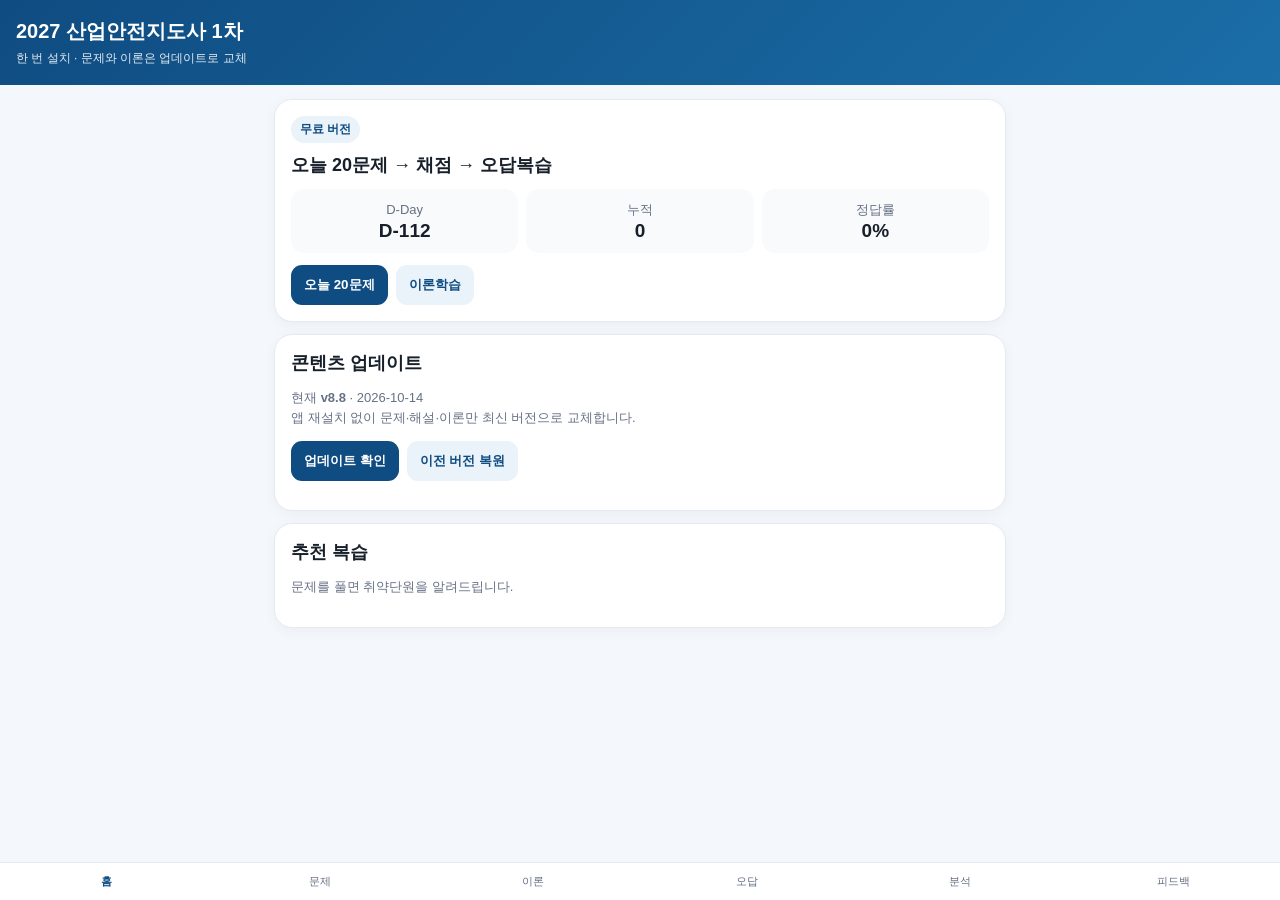
<file: index.html>
<!doctype html>
<html lang="ko">
<head>
<meta charset="utf-8">
<meta name="viewport" content="width=device-width,initial-scale=1,viewport-fit=cover">
<meta name="theme-color" content="#0f4c81">
<link rel="manifest" href="manifest.webmanifest">
<title>2027 산업안전지도사 1차</title>
<style>
:root{--b:#0f4c81;--bg:#f4f7fb;--card:#fff;--line:#e5eaf0;--muted:#667085;--ok:#087443;--bad:#b42318}
*{box-sizing:border-box}body{margin:0;background:var(--bg);font-family:-apple-system,BlinkMacSystemFont,"Segoe UI",sans-serif;color:#17202a}
header{background:linear-gradient(135deg,#0f4c81,#1b6ea8);color:#fff;padding:18px 16px;position:sticky;top:0;z-index:5}header h1{font-size:20px;margin:0}header p{font-size:12px;margin:5px 0 0;opacity:.9}
main{max-width:760px;margin:auto;padding:14px 14px 90px}.card{background:#fff;border:1px solid var(--line);border-radius:18px;padding:16px;margin-bottom:12px;box-shadow:0 3px 14px #0000000b}
h2{font-size:18px;margin:0 0 12px}.small{font-size:13px;color:var(--muted);line-height:1.55}.badge{display:inline-block;padding:5px 9px;border-radius:999px;background:#eaf2fa;color:var(--b);font-size:12px;font-weight:800}
.stat{display:grid;grid-template-columns:repeat(3,1fr);gap:8px}.stat div{background:#f8fafc;border-radius:13px;padding:11px;text-align:center}.stat b{display:block;font-size:19px}
button{cursor:pointer}.btn{border:0;border-radius:11px;padding:11px 13px;background:var(--b);color:white;font-weight:800}.sub{background:#eaf2fa;color:var(--b)}.row{display:flex;gap:8px;flex-wrap:wrap}.hidden{display:none}
.qtitle{font-weight:800;line-height:1.5;margin:8px 0}.opt{display:block;width:100%;text-align:left;border:1px solid var(--line);background:#fff;border-radius:12px;padding:11px;margin:7px 0}.opt.sel{border-color:var(--b);background:#eef6ff}
textarea{width:100%;border:1px solid var(--line);border-radius:12px;padding:11px;min-height:130px;font:inherit}
table{width:100%;border-collapse:collapse;font-size:14px}td{border:1px solid var(--line);padding:8px}
nav{position:fixed;left:0;right:0;bottom:0;background:#fff;border-top:1px solid var(--line);display:grid;grid-template-columns:repeat(6,1fr);z-index:10}nav button{border:0;background:#fff;padding:11px 2px;font-size:11px;color:#667085}nav button.active{color:var(--b);font-weight:800}
.ok{color:var(--ok)}.bad{color:var(--bad)}
.solution-block{margin-top:12px;padding:14px;border:1px solid #e5eaf0;border-radius:12px;background:#f8fafc}.solution-title{font-weight:800;margin-bottom:8px;color:#0f4c81}.solution-text{white-space:pre-wrap;overflow-wrap:anywhere;word-break:keep-all;line-height:1.85;font-size:14px;margin:0}.solution-choice{padding:8px 0;border-bottom:1px solid #e5eaf0;display:grid;grid-template-columns:24px minmax(0,1fr);gap:6px;align-items:start}.solution-choice:last-child{border-bottom:0}.solution-choice span:last-child{white-space:pre-wrap;overflow-wrap:anywhere;word-break:keep-all;line-height:1.7}.solution-card{margin-top:12px}.solution-card>strong{display:block;line-height:1.6}
</style>
</head>
<body>
<header><h1>2027 산업안전지도사 1차</h1><p>한 번 설치 · 문제와 이론은 업데이트로 교체</p></header>
<main>
<section id="home" class="view">
<div class="card"><span class="badge">무료 버전</span><h2 style="margin-top:10px">오늘 20문제 → 채점 → 오답복습</h2>
<div class="stat"><div><span class="small">D-Day</span><b id="dday">-</b></div><div><span class="small">누적</span><b id="solved">0</b></div><div><span class="small">정답률</span><b id="acc">0%</b></div></div>
<div class="row" style="margin-top:12px"><button class="btn" onclick="go('quiz')">오늘 20문제</button><button class="btn sub" onclick="go('theory')">이론학습</button></div></div>
<div class="card"><h2>콘텐츠 업데이트</h2><p class="small">현재 <b id="ver"></b> · <span id="upd"></span><br>앱 재설치 없이 문제·해설·이론만 최신 버전으로 교체합니다.</p>
<div class="row"><button class="btn" onclick="checkUpdate()">업데이트 확인</button><button class="btn sub" onclick="restoreBackup()">이전 버전 복원</button></div><p id="updateMsg" class="small"></p></div>
<div class="card"><h2>추천 복습</h2><p id="recommend" class="small">문제를 풀면 취약단원을 알려드립니다.</p></div>
</section>

<section id="quiz" class="view hidden">
<div class="card">
<h2 id="quizTitle">오늘의 20문제</h2>
<div class="row" style="margin-bottom:10px">
<button class="btn sub" onclick="startDaily()">오늘의 20문제</button>
<button class="btn sub" onclick="startExtra(5)">추가 5문제</button>
<button class="btn sub" onclick="startExtra(10)">추가 10문제</button>
<button class="btn sub" onclick="startWrongRetry()">오답 다시풀기</button>
<button class="btn sub" onclick="startPast()">전체 기출</button><button class="btn sub" onclick="location.href='import.html'">내 PDF 가져오기</button><select id="pastYear" onchange="if(this.value)startPast(this.value)" aria-label="기출 연도 선택"><option value="">연도 선택</option><option>2014</option><option>2018</option><option>2020</option><option>2021</option><option>2022</option><option>2023</option></select>
</div>
<div id="quizBox"></div><button class="btn" onclick="grade()">채점하기</button>
</div>
<div id="result" class="card hidden"></div></section>
<section id="theory" class="view hidden"><div class="card"><h2>이론학습</h2><div class="row"><button class="btn sub" onclick="renderTheory('law')">법령</button><button class="btn sub" onclick="renderTheory('general')">산업안전일반</button><button class="btn sub" onclick="renderTheory('corp')">기업진단·지도</button></div><div id="dailyTheory" style="margin-top:12px"></div><div id="theoryBox" style="margin-top:12px"></div></div></section>
<section id="wrong" class="view hidden"><div class="card"><h2>오답노트</h2><div id="wrongBox"></div></div></section>
<section id="analysis" class="view hidden"><div class="card"><h2>취약단원</h2><div id="analysisBox"></div></div></section>
<section id="feedback" class="view hidden"><div class="card"><h2>피드백 메모</h2><p class="small">API 없이 무료로 운영합니다. 오류를 적고 복사한 뒤 이 ChatGPT 대화에 붙여넣으면 됩니다.</p><textarea id="memo" placeholder="예: 2번 문제 해설의 총공사금액 기준을 다시 확인해줘."></textarea><div class="row" style="margin-top:8px"><button class="btn" onclick="saveMemo()">저장</button><button class="btn sub" onclick="copyMemo()">GPT용 문구 복사</button></div><p id="copyMsg" class="small"></p></div></section>
<section id="about" class="view hidden"><div class="card"><h2>사용 방식</h2><p class="small">① 앱은 한 번만 홈 화면에 추가<br>② 문제·이론 수정 시 배포된 content/latest.json만 교체<br>③ 사용자는 ‘업데이트 확인’ 클릭<br>④ 정답률·오답노트·메모는 그대로 유지</p></div></section>
</main>
<nav>
<button class="active" onclick="go('home',this)">홈</button><button onclick="go('quiz',this)">문제</button><button onclick="go('theory',this)">이론</button><button onclick="go('wrong',this)">오답</button><button onclick="go('analysis',this)">분석</button><button onclick="go('feedback',this)">피드백</button>
</nav>
<script>
const BUILTIN_VERSION="v6.9";
let data=null, ans={}; let currentQuiz=[]; let quizMode="daily";
let state=JSON.parse(localStorage.getItem("studyState")||'{"solved":0,"correct":0,"wrong":[]}');

async function fetchLatest(){
  const r=await fetch("content/latest.json?ts="+Date.now(),{cache:"no-store"});
  if(!r.ok) throw new Error("업데이트 파일을 불러오지 못했습니다.");
  return await r.json();
}
async function boot(){
  const cached=localStorage.getItem("cachedContent");
  if(cached){try{data=JSON.parse(cached)}catch(e){}}
  try{
    const live=await fetchLatest();
    if(!data || newer(live.version,data.version)||live.version===data.version){data=live;localStorage.setItem("cachedContent",JSON.stringify(live))}
  }catch(e){}
  if(!data){alert("콘텐츠를 불러오지 못했습니다.");return}
  try{
    const personal=JSON.parse(localStorage.getItem("personalPastQuestions")||"[]");
    const map=new Map(data.questions.map(q=>[(q.year? q.year+"-"+q.examNo:"existing-"+q.id),q]));
    for(const q of personal){const k=q.year+"-"+q.examNo;const old=map.get(k);if(old && Number.isInteger(old.a) && !Number.isInteger(q.a))continue;map.set(k,old?{...old,...q}:q)}
    data.questions=[...map.values()];
  }catch(e){console.warn("개인 문제 복원 실패",e)}
  refresh();startDaily();
  memo.value=localStorage.getItem("feedbackMemo")||"";
}
function versionParts(v){return String(v).replace("v","").split(".").map(Number)}
function newer(a,b){const A=versionParts(a),B=versionParts(b);return (A[0]>B[0])||(A[0]===B[0]&&(A[1]||0)>(B[1]||0))}
async function checkUpdate(){
  updateMsg.textContent="업데이트 확인 중...";
  try{
    const live=await fetchLatest();
    if(newer(live.version,data.version)){
      localStorage.setItem("backupContent",JSON.stringify(data));
      data=live; localStorage.setItem("cachedContent",JSON.stringify(data));
      updateMsg.innerHTML=`<span class="ok">${data.version} 업데이트 완료. 학습기록은 유지됩니다.</span>`;
      refresh();startDaily();
    }else updateMsg.textContent="현재 최신 버전입니다.";
  }catch(e){updateMsg.innerHTML=`<span class="bad">${e.message}</span>`}
}
function restoreBackup(){
  const b=localStorage.getItem("backupContent");
  if(!b){updateMsg.textContent="복원할 이전 버전이 없습니다.";return}
  data=JSON.parse(b);localStorage.setItem("cachedContent",JSON.stringify(data));refresh();renderQuiz();updateMsg.textContent="이전 콘텐츠로 복원했습니다.";
}
function go(id,btn){
  document.querySelectorAll(".view").forEach(v=>v.classList.add("hidden"));document.getElementById(id).classList.remove("hidden");
  document.querySelectorAll("nav button").forEach(b=>b.classList.remove("active"));if(btn)btn.classList.add("active");
  if(id==="quiz")renderQuiz(); if(id==="wrong")renderWrong(); if(id==="analysis")renderAnalysis(); if(id==="theory")renderTheory("law");
}
function shuffle(arr){return [...arr].sort(()=>Math.random()-0.5)}
function startDaily(){quizMode="daily";ans={};const checked=data.questions.filter(q=>Number.isInteger(q.a));currentQuiz=shuffle(checked).slice(0,20);quizTitle.textContent="오늘의 20문제";result.classList.add("hidden");renderQuiz()}
function startExtra(n){quizMode="extra";ans={};const pool=data.questions.filter(q=>Number.isInteger(q.a));currentQuiz=shuffle(pool).slice(0,Math.min(n,pool.length));quizTitle.textContent=`추가 ${currentQuiz.length}문제`;result.classList.add("hidden");renderQuiz()}
function startPast(year){quizMode="past";ans={};const pool=data.questions.filter(q=>q.year&&(!year||q.year===Number(year)));currentQuiz=pool.sort((a,b)=>a.year-b.year||a.examNo-b.examNo);quizTitle.textContent=`${year?year+"년":"전체"} 실제 기출 ${currentQuiz.length}문제 · 채점 검증 전`;result.classList.add("hidden");renderQuiz()}
function startWrongRetry(){quizMode="wrong";ans={};if(!state.wrong.length){alert("아직 오답이 없습니다.");return}const ids=[...new Set(state.wrong.map(x=>x.id))];currentQuiz=ids.map(id=>data.questions.find(q=>q.id===id)).filter(Boolean);quizTitle.textContent=`오답 다시풀기 ${currentQuiz.length}문제`;result.classList.add("hidden");renderQuiz()}
function renderQuiz(){
  quizBox.innerHTML=currentQuiz.map((q,i)=>{
    const items=q.items?`<table>${q.items.map(x=>`<tr><td>${x}</td></tr>`).join("")}</table>`:"";
    const opts=q.opts.map((o,j)=>`<button class="opt ${ans[q.id]===j?'sel':''}" onclick="ans[${q.id}]=${j};renderQuiz()">${["①","②","③","④","⑤"][j]} ${o}</button>`).join("");
    return `<div class="card"><div class="small">${q.subject}${q.year?` · ${q.year}년`:` · ${q.topic}`}</div><div class="qtitle">${i+1}. ${q.q}</div>${items}${opts}</div>`
  }).join("")
}
function grade(){
  let c=0,w=[];
  const graded=currentQuiz.filter(q=>Number.isInteger(q.a)); const pending=currentQuiz.length-graded.length;
  graded.forEach(q=>{if(ans[q.id]===q.a)c++;else w.push(q)});
  state.solved+=graded.length;state.correct+=c;
  w.forEach(q=>{const old=state.wrong.find(x=>x.id===q.id); if(old){old.count=(old.count||1)+1}else state.wrong.push({...q,count:1})});
  localStorage.setItem("studyState",JSON.stringify(state));
  result.classList.remove("hidden");
  const more = quizMode==="daily" ? `<div class="row" style="margin-top:12px"><button class="btn" onclick="startExtra(5)">추가 5문제</button><button class="btn sub" onclick="startExtra(10)">추가 10문제</button><button class="btn sub" onclick="startWrongRetry()">오답 다시풀기</button></div>` : "";
  result.innerHTML=`<h2>${c}/${graded.length} 채점 · 미검증 ${pending}문항</h2>`+currentQuiz.map((q,i)=>`<div class="card solution-card"><strong>${i+1}. ${escapeHtml(q.topic)} · ${!Number.isInteger(q.a)?'정답 검증 대기':ans[q.id]===q.a?'정답':'오답'}</strong><div class="solution-block"><div class="solution-title">${Number.isInteger(q.a)?'정답 '+['①','②','③','④','⑤'][q.a]:'공식 정답 대조 전'} · 풀이과정 및 해설</div><p class="solution-text">${escapeHtml(q.ex||'해설 준비 중')}</p></div>${(q.choiceExplanations||[]).length?`<div class="solution-block"><div class="solution-title">선택지별 해설</div>${q.choiceExplanations.map((v,j)=>`<div class="solution-choice"><span>${['①','②','③','④','⑤'][j]}</span><span>${escapeHtml(v)}</span></div>`).join('')}</div>`:''}</div>`).join('')+more;
  refresh();
}
function escapeHtml(s){return String(s??"").replace(/[&<>"']/g,c=>({"&":"&amp;","<":"&lt;",">":"&gt;","\"":"&quot;","'":"&#39;"}[c]));}
function renderDailyTheory(){
 const keys=["law","general","corp"], all=keys.flatMap(k=>(data.theory[k]||[]).map((x,i)=>({k,i,x})));
 if(!all.length)return;
 const t=new Date(), start=new Date(t.getFullYear(),0,1), n=Math.floor((new Date(t.getFullYear(),t.getMonth(),t.getDate())-start)/86400000);
 const offset=Math.floor((new Date(t.getFullYear(),t.getMonth(),t.getDate())-new Date(2026,0,1))/86400000);
 const today=all[((offset%all.length)+all.length)%all.length];
 const yday=all[(((offset-1)%all.length)+all.length)%all.length];
 const names={law:"산업안전보건법령",general:"산업안전일반",corp:"기업진단·지도"};
 dailyTheory.innerHTML=`<div class="card" style="border:2px solid #246da0"><b>📅 오늘의 추천 이론</b><p class="small">${t.getFullYear()}년 ${t.getMonth()+1}월 ${t.getDate()}일 · ${names[today.k]}</p><h3>${escapeHtml(today.x.title)}</h3><p style="white-space:pre-line;line-height:1.9">${escapeHtml(today.x.body)}</p><p class="small"><b>시험에서 헷갈리는 점:</b> ${escapeHtml(today.x.trap||"")}</p><button class="btn sub" onclick="markTheoryDone('${today.k}',${today.i})">오늘 이론 학습완료</button><hr><b>🔁 어제 이론 복습</b><p class="small">${names[yday.k]} · ${escapeHtml(yday.x.title)}</p><button class="btn sub" onclick="renderTheory('${yday.k}')">어제 단원 찾아보기</button></div>`;
}
function renderTheory(k){
 if(k==="law"){
  dailyTheory.innerHTML="";
  theoryBox.innerHTML='<p class="small"><b>법령 전체 원문을 앱 안에서 열람합니다.</b> 총 4개 법령의 모든 조문이 저장되어 있습니다. 법률은 2027-01-08 시행 예정본이므로 현재 적용 조문과 다를 수 있습니다. 별표 첨부파일은 아직 포함하지 않습니다.</p><select id="lawSelect" style="width:100%;padding:13px;border:1px solid #ddd;border-radius:10px" onchange="openLawText()"><option value="law">산업안전보건법 (2027.1.8 시행 예정)</option><option value="decree">산업안전보건법 시행령</option><option value="enforcement-rule">산업안전보건법 시행규칙</option><option value="safety-standards">산업안전보건기준에 관한 규칙</option></select><input id="lawQuery" style="width:100%;padding:12px;margin-top:8px;border:1px solid #ddd;border-radius:10px" placeholder="조문 검색 (예: 유해위험방지계획서, 제42조)" oninput="filterLawText()"><div class="row" style="margin:10px 0"><button class="btn sub" onclick="jumpLawArticle(42)">유해위험방지계획서 제42조</button><button class="btn sub" onclick="jumpLawArticle(43)">제43조</button><button class="btn sub" onclick="jumpLawArticle(44)">공정안전보고서 제44조</button></div><div id="lawTopics" class="row" style="margin:10px 0"></div><div style="margin:12px 0"><button class="btn sub" onclick="toggleLawAnnex()">별표·별지 서식 전체 목록</button><div id="lawAnnex" class="hidden" style="margin-top:10px"></div></div><div id="lawInfo" class="small" style="margin:12px 0"></div><div id="lawPages" class="row"></div><div id="lawContent"></div>';
  openLawText();
  return;
 }
 renderDailyTheory();
  theoryBox.innerHTML=`<p class="small"><b>교과서형 상세강의 개편 중</b> · 📘 표시는 기출 근거까지 확인해 새로 작성한 강의, 📖 표시는 아직 보강이 필요한 기존 단원입니다. 학습완료는 내용을 이해한 후 체크하세요.</p>`+(data.theory[k]||[]).map((x,i)=>{const key=k+":"+i;const done=JSON.parse(localStorage.getItem("theoryDone")||"{}")[key];return `<details class="card" style="margin-bottom:10px"><summary style="cursor:pointer;font-weight:800;line-height:1.5">${done?"✅":x.detailLevel?.startsWith("교과서형 상세강의/")?"📘":"📖"} ${escapeHtml(x.title)} <span class="small" style="font-weight:400">· ${done?"완료":"학습하기"}</span></summary><div style="padding-top:12px"><p class="small" style="white-space:pre-line;line-height:1.9">${escapeHtml(x.body)}</p><div style="padding:12px;background:#fff3db;border-radius:10px"><b>⚠️ 시험에서 헷갈리는 점</b><p class="small">${escapeHtml(x.trap||"")}</p></div><button class="btn sub" style="margin-top:12px" onclick="markTheoryDone('${k}',${i})">${done?"학습완료 취소":"이 단원 학습완료"}</button></div></details>`}).join("")
}
let lawSections=[], lawPage=0, lawRequest=0;
const legalTopics=[
 ["산재·중대재해","law","제2조"],["안전보건관리책임자","law","제15조"],["안전관리자","law","제17조"],
 ["산업안전보건위원회","law","제24조"],["교육","law","제29조"],["위험성평가","law","제36조"],
 ["유해위험방지계획서","law","제42조"],["계획서 이행확인","law","제43조"],["공정안전보고서","law","제44조"],["산업재해 보고","law","제57조"],
 ["도급인 안전조치","law","제63조"],["안전관리자 선임기준","decree","제16조"],
 ["산안위 구성·회의","decree","제34조"],["계획서 제출 대상","decree","제42조"],
 ["위험성평가 시행규칙","enforcement-rule","제37조"],["근로자 참여","enforcement-rule","제37조의2"],
 ["근로자 공유","enforcement-rule","제37조의3"],["위험성평가 기록","enforcement-rule","제37조의4"],
 ["계획서 건설안전 자격","enforcement-rule","제43조"],["밀폐공간","safety-standards","제619조"]
];
function renderLegalTopics(){
 const node=document.getElementById("lawTopics");if(!node)return;
 node.innerHTML=legalTopics.map((x,i)=>'<button class="btn sub" style="font-size:12px" onclick="chooseLegalTopic('+i+')">'+escapeHtml(x[0])+'</button>').join("");
}
async function chooseLegalTopic(i){
 const topic=legalTopics[i];if(!topic)return;
 const select=document.getElementById("lawSelect"),query=document.getElementById("lawQuery");if(!select||!query)return;
 query.value=topic[2];
 if(select.value!==topic[1]){select.value=topic[1];await openLawText();}
 else filterLawText();
}
async function openLawText(){
 const id=document.getElementById("lawSelect")?.value||"law";
 const request=++lawRequest;
 const info=document.getElementById("lawInfo"),body=document.getElementById("lawContent");
 if(!info||!body)return;
 info.textContent="법령 원문 불러오는 중…";body.innerHTML="";
 renderLegalTopics();
 try{
  const res=await fetch("laws/"+id+".md");if(!res.ok)throw new Error("원문 파일을 불러오지 못했습니다.");
  const md=await res.text();if(request!==lawRequest)return;
  const txt=md.replace(/^---\s*\n[\s\S]*?\n---\s*\n/,"").trim();
  const parts=txt.split(/(?=^#{4,6}\s+제\d+조(?:의\d+)?\s*\()/m).filter(Boolean);
  lawSections=parts.length>2?parts:[txt];
  lawPage=0;
  filterLawText();
 }catch(err){if(request===lawRequest)info.textContent=err.message;}
}
function jumpLawArticle(n){const i=legalTopics.findIndex(x=>x[1]==="law"&&x[2]==="제"+n+"조");if(i>=0)chooseLegalTopic(i)}
function lawNormalize(s){return String(s).normalize("NFKC").replace(/[\s·ㆍ・\-–—]/g,"").toLowerCase()}
function filterLawText(page=0){
 const query=document.getElementById("lawQuery")?.value.trim()||"";
 const norm=lawNormalize(query);
 const titleMatch=lawSections.filter(x=>lawNormalize((x.match(/^#{4,6}\s+(제\d+조(?:의\d+)?\s*\([^\n]*\))/m)||[])[1]||"").includes(norm));
 const list=!norm?lawSections:(titleMatch.length?titleMatch:lawSections.filter(x=>lawNormalize(x).includes(norm)));
 const maxPage=Math.max(0,Math.ceil(list.length/10)-1);
 lawPage=Math.max(0,Math.min(Number(page)||0,maxPage));
 const info=document.getElementById("lawInfo"),body=document.getElementById("lawContent"),nav=document.getElementById("lawPages");
 if(!info||!body||!nav)return;
 info.textContent="해당 조문 "+list.length+"개 · "+(lawPage+1)+"/"+(maxPage+1)+"쪽 (조문 제목 우선 검색)";
 body.innerHTML=list.slice(lawPage*10,lawPage*10+10).map(x=>'<section class="card" style="white-space:pre-wrap;overflow-wrap:anywhere;line-height:1.9;font-size:14px">'+escapeHtml(x)+'</section>').join("")||'<p class="small">검색 결과가 없습니다. 다른 법령을 선택하거나 검색어를 변경해 보세요.</p>';
 nav.innerHTML=(lawPage>0?'<button class="btn sub" onclick="filterLawText('+(lawPage-1)+')">이전 조문</button>':'')+(lawPage<maxPage?'<button class="btn sub" onclick="filterLawText('+(lawPage+1)+')">다음 조문</button>':'');
}
let annexData=null;
async function toggleLawAnnex(){
 const panel=document.getElementById("lawAnnex");if(!panel)return;
 panel.classList.toggle("hidden");if(panel.classList.contains("hidden"))return;
 if(!annexData){panel.textContent="별표·별지 목록을 불러오는 중…";try{const r=await fetch("laws/annex-manifest.json");if(!r.ok)throw Error("목록을 불러올 수 없습니다");annexData=await r.json();}catch(e){panel.textContent=e.message;return}}
 const id=document.getElementById("lawSelect").value;const items=annexData.files[id]?.items||[];
 panel.innerHTML='<p class="small">별표·별지 '+items.length+'개 목차입니다. 공식 첨부 PDF는 아직 앱 저장소에 포함되지 않았습니다. 가지고 계신 원본 PDF를 선택해 이 기기에 별도로 저장할 수 있습니다.</p><input id="annexQuery" style="width:100%;padding:12px;border:1px solid #ddd;border-radius:10px" placeholder="별표 제목 검색" oninput="renderAnnexList()"><div id="annexResults"></div><div id="annexViewer"></div>';
 renderAnnexList();
}
function renderAnnexList(){
 const id=document.getElementById("lawSelect")?.value||"law", items=annexData?.files[id]?.items||[];
 const q=document.getElementById("annexQuery")?.value||"";
 const out=document.getElementById("annexResults");if(!out)return;
 const matches=items.map((x,i)=>({...x,i})).filter(x=>!q||lawNormalize(x.title).includes(lawNormalize(q)));
 out.innerHTML='<p class="small">'+matches.length+'개 일치</p>'+matches.map(x=>'<button class="btn sub" style="text-align:left;margin:3px" onclick="viewAnnex('+x.i+')">'+escapeHtml(x.kind+' '+x.no+' '+x.title)+'</button>').join("");
}
let annexObjectUrl=null;
async function annexDb(){
 return new Promise((ok,bad)=>{
  const r=indexedDB.open("safetyLawAnnexFiles",1);
  r.onupgradeneeded=()=>{if(!r.result.objectStoreNames.contains("files"))r.result.createObjectStore("files")};
  r.onsuccess=()=>ok(r.result);r.onerror=()=>bad(r.error);
 });
}
async function annexPut(key,file){
 const db=await annexDb();
 return new Promise((ok,bad)=>{const t=db.transaction("files","readwrite");t.objectStore("files").put(file,key);t.oncomplete=()=>{db.close();ok()};t.onerror=()=>bad(t.error)});
}
async function annexGet(key){
 const db=await annexDb();
 return new Promise((ok,bad)=>{const t=db.transaction("files","readonly"),r=t.objectStore("files").get(key);r.onsuccess=()=>{db.close();ok(r.result)};r.onerror=()=>bad(r.error)});
}
async function saveAnnexLocal(){
 const id=document.getElementById("lawSelect")?.value,number=Number(document.getElementById("annexActive")?.value);
 const f=document.getElementById("annexFile")?.files?.[0];if(!f||!id||!Number.isInteger(number))return;
 if(f.type!=="application/pdf"&&!f.name.toLowerCase().endsWith(".pdf")){alert("PDF 파일을 선택해 주세요.");return}
 try{await annexPut(id+":"+number,f);await viewAnnex(number)}catch(e){alert("파일 저장 실패: "+e.message)}
}
async function viewAnnex(i){
 const id=document.getElementById("lawSelect")?.value||"law",item=annexData?.files[id]?.items[i],node=document.getElementById("annexViewer");
 if(!node||!item)return;
 if(annexObjectUrl){URL.revokeObjectURL(annexObjectUrl);annexObjectUrl=null;}
 let file;try{file=await annexGet(id+":"+i)}catch(e){}
 const available=!!file;
 node.innerHTML='<input type="hidden" id="annexActive" value="'+i+'"><h3>'+escapeHtml(item.kind+' '+item.no+' '+item.title)+'</h3>'+
 '<p class="small">'+(available?'이 기기에 저장된 PDF 원문입니다.':'PDF 원문은 아직 앱 내부에 저장되지 않았습니다. 공식 원본 PDF를 가져오려면 아래에서 파일을 선택하세요.')+'</p>'+
 '<input id="annexFile" type="file" accept="application/pdf,.pdf" aria-label="원문 PDF 파일 선택"> <button class="btn sub" onclick="saveAnnexLocal()">이 기기에 원문 저장</button>'+
 '<div id="annexPreview"></div>';
 if(available){annexObjectUrl=URL.createObjectURL(file);document.getElementById("annexPreview").innerHTML='<iframe title="저장된 별표 원문" style="width:100%;height:70vh;border:1px solid #ddd;margin-top:12px" src="'+annexObjectUrl+'"></iframe>'}
}
function markTheoryDone(k,i){
 const done=JSON.parse(localStorage.getItem("theoryDone")||"{}");const key=k+":"+i;done[key]=!done[key];localStorage.setItem("theoryDone",JSON.stringify(done));renderTheory(k)
}
function renderWrong(){wrongBox.innerHTML=state.wrong.length?state.wrong.map(q=>`<div class="card"><b>${q.subject} · ${q.topic}</b><p>${q.q}</p><div class="solution-block"><div class="solution-title">풀이과정 및 해설</div><p class="solution-text">${escapeHtml(q.ex||"")}</p></div><span class="badge">${q.count||1}회 오답</span></div>`).join(""):`<p class="small">아직 오답이 없습니다.</p>`}
function renderAnalysis(){
  const m={};state.wrong.forEach(q=>m[q.topic]=(m[q.topic]||0)+(q.count||1));
  analysisBox.innerHTML=Object.keys(m).length?Object.entries(m).sort((a,b)=>b[1]-a[1]).map(([k,v])=>`<div class="card"><b>${k}</b><p class="small">${v}회 오답 · 우선복습 추천</p></div>`).join(""):`<p class="small">문제를 먼저 풀어주세요.</p>`;
}
function saveMemo(){localStorage.setItem("feedbackMemo",memo.value);copyMsg.textContent="기기에 저장했습니다."}
async function copyMemo(){
  const text=`산업안전지도사 앱 피드백\\n현재 콘텐츠: ${data.version}\\n수정 요청:\\n${memo.value}\\n\\n이 내용을 검토해서 수정이 필요하면 latest.json 업데이트본을 만들어줘.`;
  try{await navigator.clipboard.writeText(text);copyMsg.textContent="복사했습니다. 이 ChatGPT 대화에 붙여넣으세요."}catch(e){copyMsg.textContent="복사가 막혔습니다. 메모 내용을 직접 복사해주세요."}
}
function refresh(){
  const days=Math.ceil((new Date(data.examDate)-new Date())/86400000);
  dday.textContent=days>0?`D-${days}`:"-";solved.textContent=state.solved;acc.textContent=state.solved?Math.round(state.correct/state.solved*100)+"%":"0%";
  ver.textContent=data.version;upd.textContent=data.updated;
  recommend.textContent=state.wrong.length?`최근 취약단원: ${state.wrong[state.wrong.length-1].topic}`:"문제를 풀면 취약단원을 알려드립니다.";
}
if("serviceWorker" in navigator) navigator.serviceWorker.register("sw.js");
boot();
</script>
</body></html>
</file>
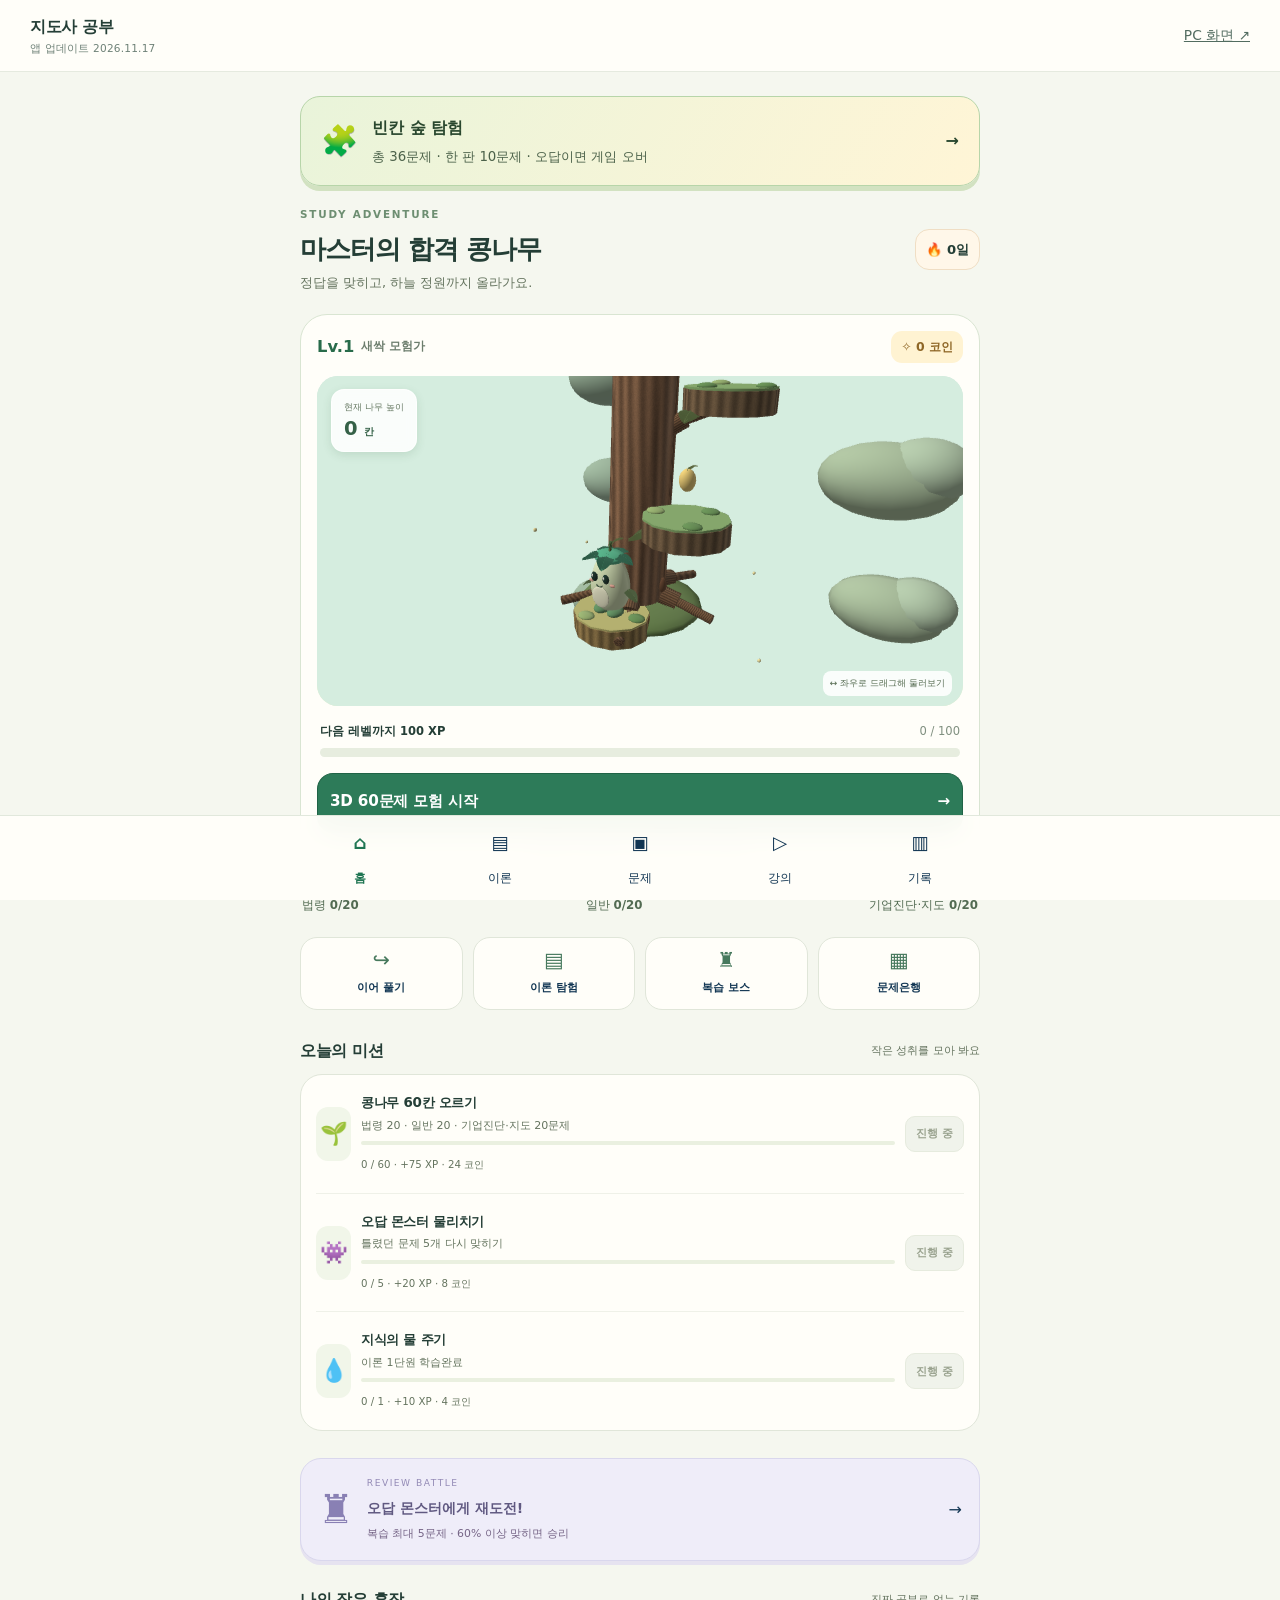
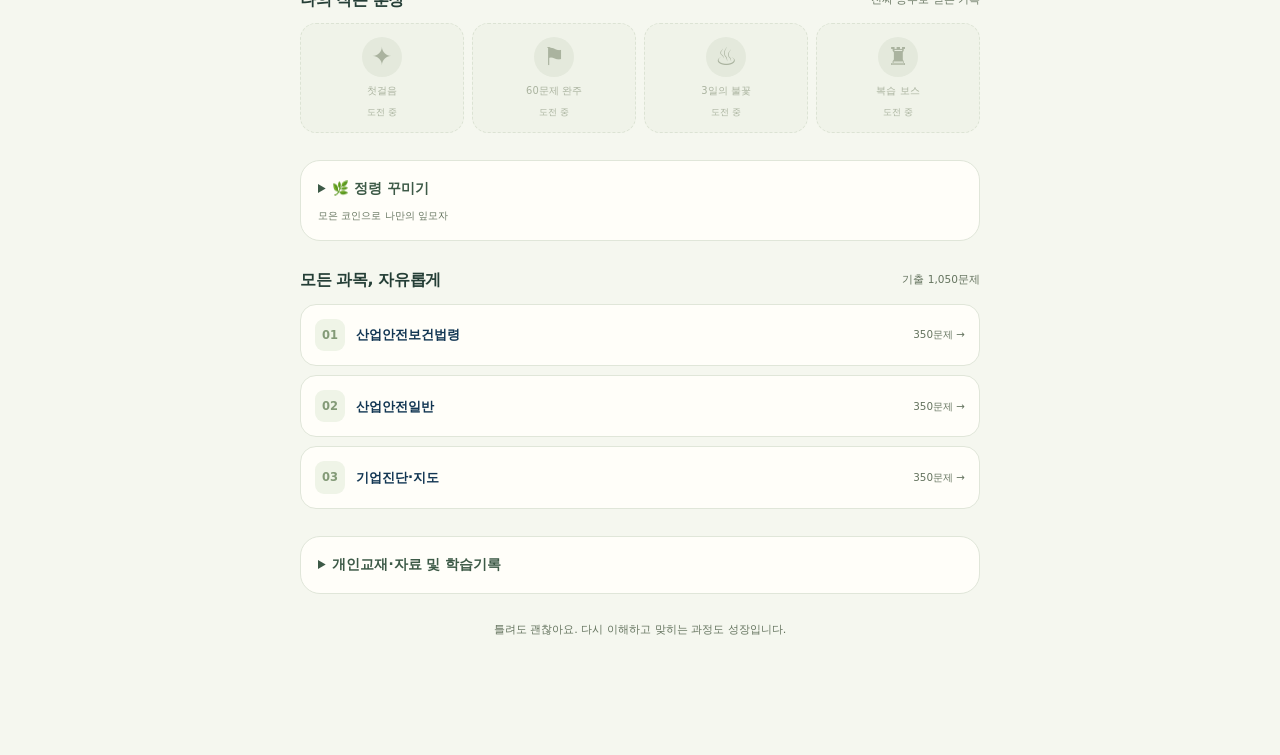
<file: mobile-v9/index.html>
<!doctype html>
<html lang="ko"><head><meta charset="UTF-8"><meta name="viewport" content="width=device-width, initial-scale=1, viewport-fit=cover"><meta name="theme-color" content="#f5f7ef"><meta name="description" content="산업안전지도사 개인학습 · 전체 이론, 실제 기출, 오답과 강의"><meta name="apple-mobile-web-app-capable" content="yes"><title>2027 산업안전지도사 | 모바일 학습</title><link rel="manifest" href="manifest.webmanifest"><link rel="icon" href="../shared-v9/icon.svg" type="image/svg+xml"><link rel="stylesheet" href="../shared-v9/style.css?v=20261117-statement-cards1"><script defer src="../shared-v9/core.js"></script><script defer src="../shared-v9/course.js"></script><script defer src="../shared-v9/laws.js"></script><script defer src="../shared-v9/history.js"></script><script defer src="../shared-v9/annexes.js"></script><script defer src="../shared-v9/concept-extra.js?v=20261021-random-subject80"></script><script defer src="../shared-v9/concept-supplements.js?v=20261021-random-subject80"></script><link rel="stylesheet" href="../shared-v9/garden.css?v=20261117-fall-spacing1"><script defer src="../shared-v9/garden-core.js?v=20261117-fall-spacing1"></script><script defer src="../shared-v9/garden-3d.js?v=20261117-fall-spacing1"></script><script defer src="../shared-v9/garden-ui.js?v=20261117-fall-spacing1"></script><link rel="stylesheet" href="../shared-v9/blank-game.css?v=20261117-blank-over2"><script defer src="../shared-v9/blank-game.js?v=20261117-blank-over2"></script><link rel="stylesheet" href="../shared-v9/question-reading.css?v=20261117-plain-reader1"><script defer src="../shared-v9/app.js?v=20261117-plain-reader1"></script></head>
<body data-layout="mobile"><div class="topbar"><div class="brand">지도사 공부<small class="app-updated">앱 업데이트 <time datetime="2026-11-17">2026.11.17</time></small></div><a href="../pc-v9/">PC 화면 ↗</a></div><div class="layout"><nav class="sidebar" aria-label="주 메뉴"><button class="navbtn" data-nav="home"><span class="navicon" aria-hidden="true">⌂</span>홈</button><button class="navbtn" data-nav="theory"><span class="navicon" aria-hidden="true">▤</span>이론</button><button class="navbtn" data-nav="questions"><span class="navicon" aria-hidden="true">▣</span>문제</button><button class="navbtn" data-nav="videos"><span class="navicon" aria-hidden="true">▷</span>강의</button><button class="navbtn" data-nav="records"><span class="navicon" aria-hidden="true">▥</span>기록</button><button class="navbtn" data-nav="laws"><span class="navicon" aria-hidden="true">§</span>법령 원문</button><button class="navbtn" data-nav="settings"><span class="navicon" aria-hidden="true">⚙</span>자료·설정</button><p class="sidebar-note">전체 이론과 문제는<br>처음부터 열려 있습니다.<br><br>원하는 만큼 자유롭게<br>공부하세요.</p></nav><main id="main"><div class="loading">학습자료를 불러오고 있습니다…</div></main></div><nav class="mobile-nav" aria-label="하단 메뉴"><button class="navbtn" data-nav="home"><span class="navicon" aria-hidden="true">⌂</span>홈</button><button class="navbtn" data-nav="theory"><span class="navicon" aria-hidden="true">▤</span>이론</button><button class="navbtn" data-nav="questions"><span class="navicon" aria-hidden="true">▣</span>문제</button><button class="navbtn" data-nav="videos"><span class="navicon" aria-hidden="true">▷</span>강의</button><button class="navbtn" data-nav="records"><span class="navicon" aria-hidden="true">▥</span>기록</button></nav><div id="toast" role="status" class="toast hidden"></div><dialog id="image-modal" class="modal"><button class="close" data-action="close-image">닫기 ×</button><p class="caption">좌우로 움직여 표와 수식을 크게 볼 수 있습니다.</p><img id="image-view" alt="확대된 문제·해설 원문"></dialog><noscript>학습앱을 사용하려면 브라우저의 JavaScript를 켜주세요.</noscript><script>
(function(){
  var bootTimer=setTimeout(function(){
    var root=document.getElementById('main');
    if(!root||!root.querySelector('.loading'))return;
    var missing=[];
    if(!window.StudyCore)missing.push('core.js');
    if(!window.STUDY_COURSE)missing.push('course.js');
    if(!window.STUDY_HISTORY_READY)missing.push('history.js');
    root.innerHTML='<section class="card"><h2>학습자료를 불러오지 못했습니다</h2><p>기존 학습기록과 개인자료는 그대로 보관됩니다.</p><p class="small">확인 대상: '+(missing.length?missing.join(', '):'학습 앱 초기화 지연')+'</p><button class="primary" id="retry-app-load">다시 불러오기</button></section>';
    var btn=document.getElementById('retry-app-load');
    if(btn)btn.onclick=function(){location.reload();};
  },16000);
  window.addEventListener('pagehide',function(){clearTimeout(bootTimer);});
})();
</script></body></html>
</file>
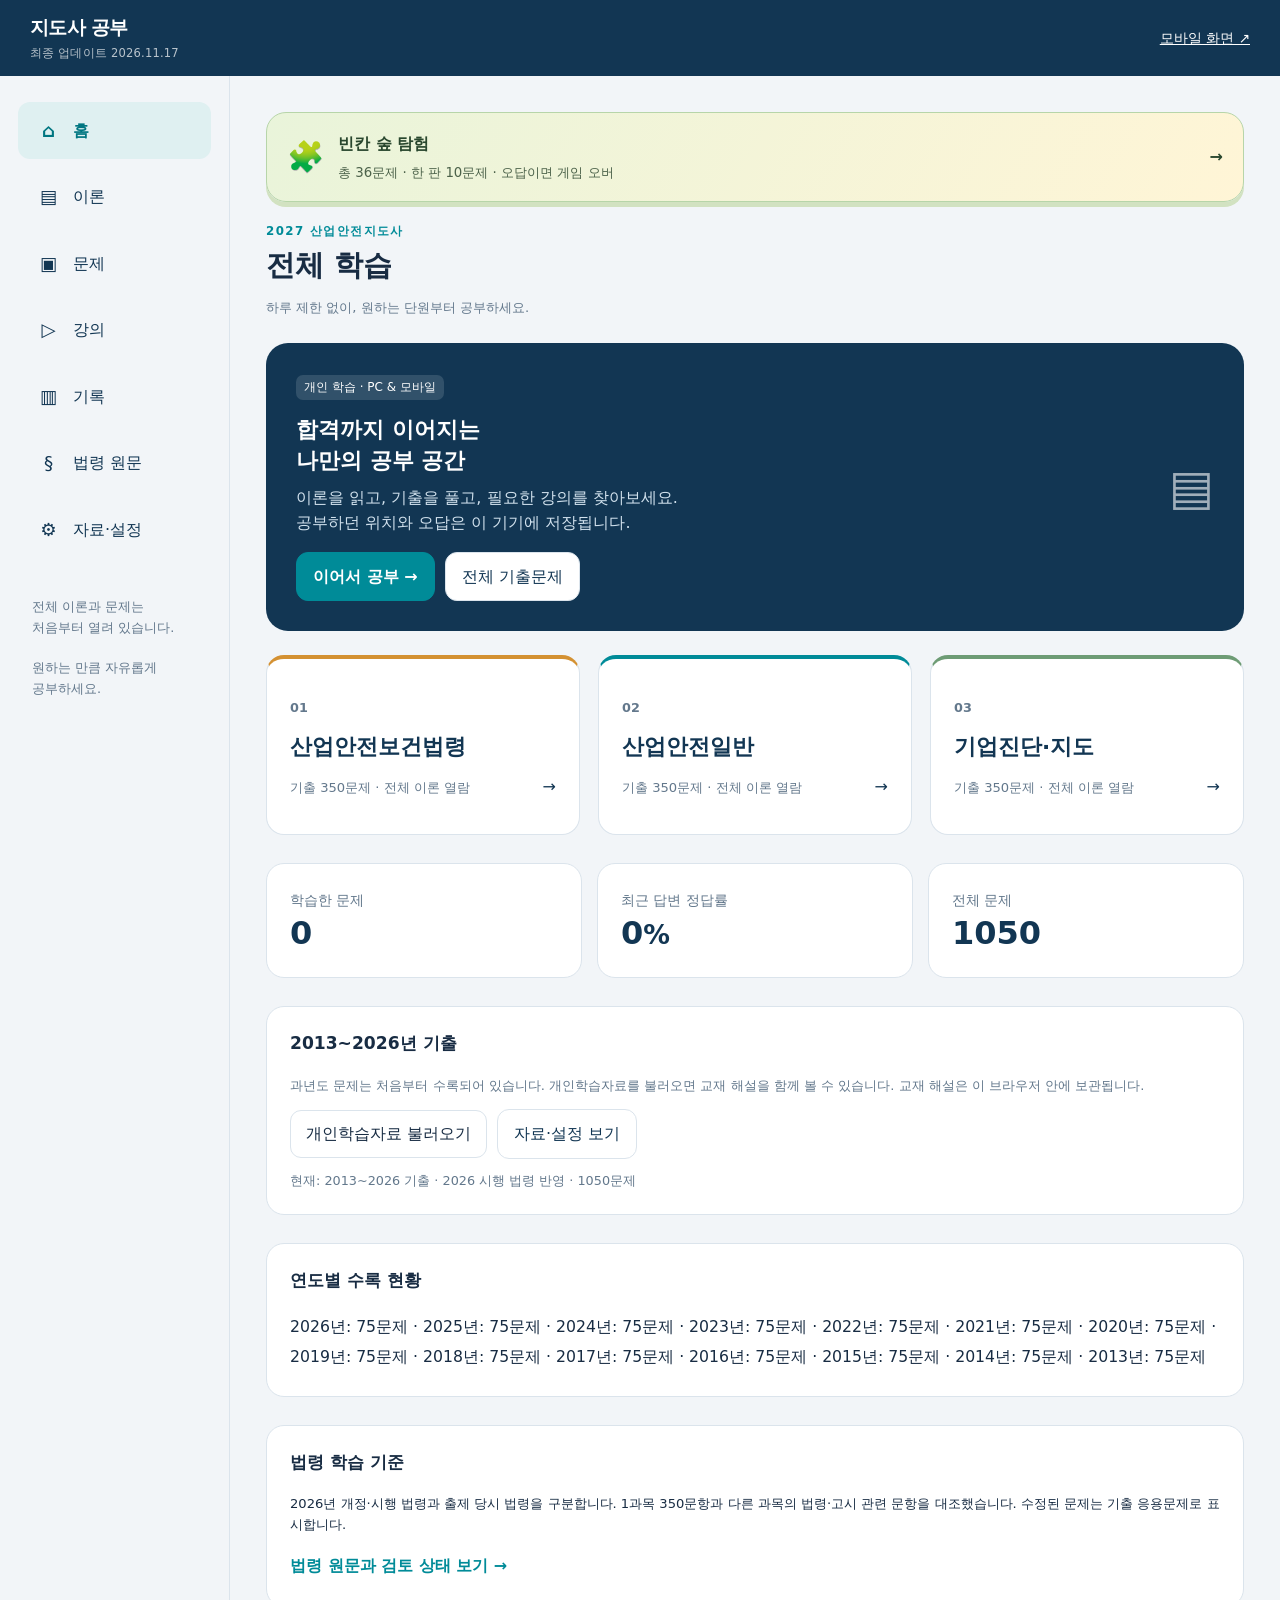
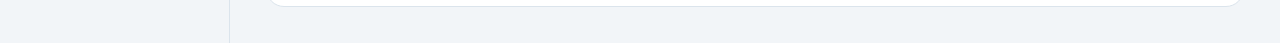
<file: pc-v9/index.html>
<!doctype html>
<html lang="ko"><head><meta charset="UTF-8"><meta name="viewport" content="width=device-width, initial-scale=1, viewport-fit=cover"><meta name="theme-color" content="#123653"><meta name="description" content="산업안전지도사 개인학습 · 전체 이론, 실제 기출, 오답과 강의"><meta name="apple-mobile-web-app-capable" content="yes"><title>2027 산업안전지도사 | PC 학습</title><link rel="manifest" href="manifest.webmanifest"><link rel="icon" href="../shared-v9/icon.svg" type="image/svg+xml"><link rel="stylesheet" href="../shared-v9/style.css?v=20261117-statement-cards1"><script defer src="../shared-v9/core.js"></script><script defer src="../shared-v9/course.js"></script><script defer src="../shared-v9/laws.js"></script><script defer src="../shared-v9/history.js"></script><script defer src="../shared-v9/annexes.js"></script><script defer src="../shared-v9/concept-extra.js?v=20261021-concepts79"></script><script defer src="../shared-v9/concept-supplements.js?v=20261021-concepts79"></script><link rel="stylesheet" href="../shared-v9/blank-game.css?v=20261117-blank-over2"><script defer src="../shared-v9/blank-game.js?v=20261117-blank-over2"></script><link rel="stylesheet" href="../shared-v9/question-reading.css?v=20261117-plain-reader1"><script defer src="../shared-v9/app.js?v=20261117-plain-reader1"></script></head>
<body data-layout="pc"><div class="topbar"><div class="brand">지도사 공부<small class="app-updated">최종 업데이트 <time datetime="2026-11-17">2026.11.17</time></small></div><a href="../mobile-v9/">모바일 화면 ↗</a></div><div class="layout"><nav class="sidebar" aria-label="주 메뉴"><button class="navbtn" data-nav="home"><span class="navicon" aria-hidden="true">⌂</span>홈</button><button class="navbtn" data-nav="theory"><span class="navicon" aria-hidden="true">▤</span>이론</button><button class="navbtn" data-nav="questions"><span class="navicon" aria-hidden="true">▣</span>문제</button><button class="navbtn" data-nav="videos"><span class="navicon" aria-hidden="true">▷</span>강의</button><button class="navbtn" data-nav="records"><span class="navicon" aria-hidden="true">▥</span>기록</button><button class="navbtn" data-nav="laws"><span class="navicon" aria-hidden="true">§</span>법령 원문</button><button class="navbtn" data-nav="settings"><span class="navicon" aria-hidden="true">⚙</span>자료·설정</button><p class="sidebar-note">전체 이론과 문제는<br>처음부터 열려 있습니다.<br><br>원하는 만큼 자유롭게<br>공부하세요.</p></nav><main id="main"><div class="loading">학습자료를 불러오고 있습니다…</div></main></div><nav class="mobile-nav" aria-label="하단 메뉴"><button class="navbtn" data-nav="home"><span class="navicon" aria-hidden="true">⌂</span>홈</button><button class="navbtn" data-nav="theory"><span class="navicon" aria-hidden="true">▤</span>이론</button><button class="navbtn" data-nav="questions"><span class="navicon" aria-hidden="true">▣</span>문제</button><button class="navbtn" data-nav="videos"><span class="navicon" aria-hidden="true">▷</span>강의</button><button class="navbtn" data-nav="records"><span class="navicon" aria-hidden="true">▥</span>기록</button></nav><div id="toast" role="status" class="toast hidden"></div><dialog id="image-modal" class="modal"><button class="close" data-action="close-image">닫기 ×</button><p class="caption">좌우로 움직여 표와 수식을 크게 볼 수 있습니다.</p><img id="image-view" alt="확대된 문제·해설 원문"></dialog><noscript>학습앱을 사용하려면 브라우저의 JavaScript를 켜주세요.</noscript></body></html>
</file>
<file: shared-v9/style.css>
@charset "UTF-8";
:root{font-family:system-ui,-apple-system,BlinkMacSystemFont,"Segoe UI","Noto Sans KR",sans-serif;color:#182c43;background:#f2f5f8;line-height:1.6;font-size:16px;--navy:#123653;--teal:#008b98;--muted:#63788c;--red:#d52b37;--border:#dbe4ec;--surface:#fff}
*{box-sizing:border-box}body{margin:0}button,input,select,textarea{font:inherit}button,a,input,select,summary{-webkit-tap-highlight-color:transparent}button,a,summary{touch-action:manipulation}button{cursor:pointer}button:disabled{cursor:default;opacity:.48}a{color:#006e86}a:focus-visible,button:focus-visible,input:focus-visible,summary:focus-visible,select:focus-visible,textarea:focus-visible{outline:3px solid #e2a51e;outline-offset:3px}button{border:1px solid var(--border);border-radius:12px;padding:11px 16px;background:white;color:var(--navy);min-height:46px}button:hover{border-color:var(--teal)}.primary{background:var(--teal);color:white;border-color:var(--teal);font-weight:700}.quiet{background:#f2f6fa}.wide{width:100%}.small{font-size:.82rem}.muted{color:var(--muted)}h1,h2,h3,p{margin-top:0}h1{font-size:1.8rem;line-height:1.35;margin-bottom:12px}h2{font-size:1.35rem;line-height:1.45}h3{font-size:1.07rem}.topbar{height:76px;background:var(--navy);color:white;display:flex;align-items:center;justify-content:space-between;padding:0 30px;gap:16px}.brand{font-size:1.2rem;font-weight:800;letter-spacing:-.7px}.brand small{display:block;font-size:.72rem;opacity:.7;font-weight:400;letter-spacing:.2px}.topbar a{color:white;font-size:.86rem}.layout{display:grid;grid-template-columns:230px minmax(0,1fr);max-width:1600px;margin:auto;min-height:calc(100dvh - 76px)}.sidebar{padding:26px 18px;border-right:1px solid var(--border);display:flex;flex-direction:column;gap:9px}.navbtn{display:flex;align-items:center;gap:12px;border:0;background:transparent;text-align:left;padding:14px 18px}.navbtn.active{background:#dff0f1;color:#007681;font-weight:800}.navicon{font-size:1.15rem;width:25px;text-align:center}.sidebar-note{margin:30px 14px 0;color:var(--muted);font-size:.8rem}main{padding:36px;min-width:0}main>header{display:flex;align-items:center;justify-content:space-between;gap:14px;margin-bottom:25px}.eyebrow{font-size:.74rem;letter-spacing:1.4px;color:var(--teal);font-weight:800;margin-bottom:5px}.hero{background:var(--navy);color:white;border-radius:22px;padding:30px;margin-bottom:24px;position:relative}.hero p{max-width:650px;color:#d1e1ed;margin-bottom:16px}.hero .tag{background:#31516a;color:white}.hero-row{display:flex;align-items:center;justify-content:space-between;gap:20px}.hero-icon{font-size:3rem;opacity:.6}.grid{display:grid;grid-template-columns:repeat(3,minmax(0,1fr));gap:18px}.card{background:white;border:1px solid var(--border);border-radius:18px;padding:23px;min-width:0}.card p:last-child{margin-bottom:0}.subject-card{text-align:left;display:block;width:100%;min-height:180px;border-top:4px solid var(--teal);transition:transform .15s}.subject-card:hover{transform:translateY(-2px)}.subject-card:nth-child(1){border-top-color:#d49132}.subject-card:nth-child(3){border-top-color:#6e9c75}.subject-num{font-size:.8rem;font-weight:800;color:var(--muted)}.subject-card h2{margin:12px 0}.row{display:flex;gap:10px;align-items:center;flex-wrap:wrap}.between{justify-content:space-between}.tag{display:inline-block;border-radius:7px;background:#eaf1f6;color:#52687a;padding:3px 8px;font-size:.75rem}.tag.orange{background:#fff0d9;color:#92570b}.tag.teal{background:#ddf3f1;color:#057581}.section-gap{margin-top:28px}.filters{display:flex;gap:10px;flex-wrap:wrap;margin-bottom:16px}.filters>*{min-width:130px;flex:1}input,select,textarea{border:1px solid var(--border);border-radius:10px;padding:11px 12px;background:white;color:#182c43;max-width:100%}.search{width:100%;margin-bottom:17px}.list{display:grid;gap:10px}.list-item{width:100%;text-align:left;background:white;padding:17px 20px;display:flex;gap:14px;justify-content:space-between;align-items:center}.list-item small{display:block;color:var(--muted);font-weight:400}.list-item strong{display:block;font-weight:650}.pager{display:flex;justify-content:space-between;gap:10px;margin-top:18px;align-items:center}.empty{padding:40px 24px;text-align:center;border:1px dashed #b4c5d3;border-radius:16px;color:var(--muted);background:#fff}.question-layout{display:grid;grid-template-columns:minmax(0,1.05fr) minmax(320px,.95fr);gap:24px;align-items:start}.question-card{padding:27px}.metadata{font-size:.78rem;line-height:1.7;color:#718192;margin-bottom:19px}.metadata span{display:block}.question-text{font-size:1.15rem;font-weight:700;white-space:pre-wrap;line-height:1.75;overflow-wrap:anywhere}.source-image{display:block;width:100%;height:auto;background:white;border-radius:3px}.image-button{padding:0;border:0;border-radius:0;display:block;width:100%;height:auto;min-height:0;background:white}.image-hint{font-size:.73rem;color:var(--muted);text-align:right;margin-top:4px}.options{display:grid;gap:10px;margin-top:22px}.option{text-align:left;display:flex;align-items:flex-start;gap:12px;padding:13px 14px;font-size:.96rem}.option.selected{border:2px solid var(--teal);background:#e7f5f5;padding:12px 13px}.option-num{display:flex;border:1px solid #bccbd6;border-radius:50%;width:27px;height:27px;align-items:center;justify-content:center;flex-shrink:0;font-size:.84rem}.option.selected .option-num{background:var(--teal);color:white;border-color:var(--teal)}.option-body{white-space:pre-wrap}.number-options{display:grid;grid-template-columns:repeat(5,1fr);gap:8px;margin:24px 0}.number-options .option{justify-content:center;padding:10px}.answer-num{color:var(--red);font-weight:800}.result{padding:16px 0;font-weight:650}.result span+span{margin-left:10px}.notice{border-left:3px solid #cf9b50;padding:12px 16px;background:#fff8ed;border-radius:0 9px 9px 0;color:#775324;font-size:.84rem;margin:15px 0}.info{border-color:var(--teal);background:#e9f5f5;color:#39646c}.explain-panel{position:sticky;top:24px}.disclosure{border:1px solid var(--border);border-radius:13px;overflow:hidden;margin-bottom:12px;background:white}.disclosure>summary{cursor:pointer;padding:15px 18px;list-style:none;font-weight:700;display:flex;justify-content:space-between;gap:10px}.disclosure>summary::-webkit-details-marker{display:none}.disclosure>summary:after{content:'＋';color:var(--teal)}.disclosure[open]>summary:after{content:'−'}.disclosure[open]>summary{border-bottom:1px solid var(--border)}.details-body{padding:18px;line-height:1.85;overflow-wrap:anywhere}.prose{white-space:pre-wrap;line-height:1.95;font-size:.98rem;overflow-wrap:anywhere}.prose a{word-break:break-all}.ex-table{width:100%;border-collapse:collapse;font-size:.93rem}.ex-table td,.ex-table th{border:1px solid var(--border);padding:8px;text-align:center}.notes{width:100%;min-height:100px;resize:vertical}.question-actions{display:flex;gap:9px;margin-top:18px}.question-actions button{flex:1}.theory-layout{display:grid;grid-template-columns:280px minmax(0,1fr);gap:20px;align-items:start}.theory-menu{max-height:75dvh;overflow:auto;position:sticky;top:18px;display:grid;gap:8px}.theory-menu button{text-align:left;padding:12px 14px}.theory-menu button.active{background:#e3f2f3;border-color:var(--teal)}.theory-body{padding:28px}.theory-body .prose{font-size:1rem}.videos{display:grid;grid-template-columns:repeat(2,minmax(0,1fr));gap:18px}.video-card{overflow:hidden;padding:0}.video-thumbnail{aspect-ratio:16/9;width:100%;object-fit:cover;background:#e2eaf1;display:block}.video-content{padding:20px}.video-content h3{min-height:52px}.video-actions{display:flex;gap:8px;flex-wrap:wrap}.video-actions a{border:1px solid var(--border);border-radius:10px;padding:8px 12px;text-decoration:none;font-size:.9rem}.video-player{width:100%;aspect-ratio:16/9;border:0}.stats{display:grid;grid-template-columns:repeat(3,1fr);gap:15px}.stat strong{display:block;font-size:2rem;color:var(--navy);line-height:1.3}.bar{height:7px;background:#e8eff4;border-radius:6px;overflow:hidden;margin-top:12px}.bar>span{height:100%;display:block;background:var(--teal)}.file-label{display:inline-block;cursor:pointer;border:1px solid var(--border);padding:10px 15px;border-radius:11px;background:white;min-height:46px}.file-label input{display:none}.toast{position:fixed;bottom:35px;left:50%;transform:translateX(-50%);background:#183a50;color:white;padding:12px 22px;border-radius:12px;max-width:90vw;box-shadow:0 5px 25px #0002;z-index:100}.hidden{display:none!important}.mobile-nav{display:none}.modal{border:0;border-radius:16px;padding:20px;max-width:95vw;width:1000px;max-height:92dvh;overflow:auto}.modal::backdrop{background:#071c30b5}.modal img{width:100%;min-width:720px;height:auto}.modal .close{position:sticky;top:0;float:right;z-index:1}.table-scroll{overflow-x:auto}.install-help{font-size:.86rem;color:var(--muted)}.footer-note{margin-top:35px;font-size:.76rem;color:var(--muted)}.loading{padding:50px;text-align:center}.back{margin-bottom:18px}.text-btn{border:0;background:transparent;padding:0;min-height:35px;color:var(--teal);font-weight:700}.stat-label{font-size:.85rem;color:var(--muted)}.focus-box{background:#e9f5f4;padding:18px;border-radius:12px;margin-top:15px}.export-row{display:flex;gap:10px;flex-wrap:wrap}.error{color:#a1222f;background:#fff0f0;padding:20px;border-radius:12px}.caption{font-size:.8rem;color:var(--muted);margin-bottom:18px}
@media(min-width:1350px){main{padding:42px 48px}.question-text{font-size:1.23rem}.question-card{padding:32px}}
@media(max-width:1050px){.layout{grid-template-columns:190px minmax(0,1fr)}main{padding:25px}.question-layout{grid-template-columns:1fr}.explain-panel{position:static}.grid{gap:12px}.subject-card{padding:18px}.theory-layout{grid-template-columns:220px minmax(0,1fr)}}
@media(max-width:760px){body{font-size:16px}.topbar{height:65px;padding:0 18px}.brand{font-size:1.05rem}.layout{display:block;min-height:calc(100dvh - 65px)}.sidebar{display:none}main{padding:24px 16px 110px}main>header{margin-bottom:20px}h1{font-size:1.55rem}.hero{padding:24px 21px;border-radius:18px}.hero h2{font-size:1.45rem}.hero-icon{display:none}.grid{grid-template-columns:1fr}.subject-card{min-height:125px;padding:18px 21px;border-top:0;border-left:4px solid var(--teal)}.subject-card:nth-child(1){border-left-color:#d49132}.subject-card:nth-child(3){border-left-color:#6e9c75}.subject-card h2{margin:6px 0}.subject-card:nth-child(n){border-top:0}.subject-num{font-size:.75rem}.mobile-nav{display:flex;position:fixed;bottom:0;left:0;right:0;background:#ffffffed;backdrop-filter:blur(12px);border-top:1px solid var(--border);padding:7px 6px calc(7px + env(safe-area-inset-bottom));z-index:30;justify-content:space-around}.mobile-nav button{background:transparent;border:0;min-height:49px;padding:3px 9px;color:#7b8b99;display:flex;flex-direction:column;align-items:center;gap:1px;font-size:.66rem;flex:1;border-radius:8px}.mobile-nav .navicon{font-size:1.2rem}.mobile-nav button.active{color:var(--teal);font-weight:800}.question-card{padding:20px 16px}.question-layout{gap:14px}.card{border-radius:15px}.metadata{font-size:.75rem;margin-bottom:15px}.question-text{font-size:1.08rem}.filters{gap:8px}.filters>*{min-width:calc(50% - 8px);max-width:100%;font-size:.86rem}.theory-layout{display:block}.theory-menu{position:static;max-height:240px;margin-bottom:17px;border-bottom:1px solid var(--border);padding-bottom:15px}.theory-body{padding:22px 18px}.videos{grid-template-columns:1fr}.stats{gap:9px}.stat{padding:15px 12px}.stat strong{font-size:1.6rem}.stat-label{font-size:.74rem}.pager{font-size:.84rem}.pager button{padding:9px 12px}.toast{bottom:90px;font-size:.88rem;width:max-content;max-width:90vw}.topbar a{font-size:.72rem}.question-actions{flex-wrap:wrap}.question-actions button{min-width:calc(50% - 8px)}.list-item{padding:15px}.explain-panel>.card{padding:20px 16px}.section-gap{margin-top:24px}}
body.mobile-layout .layout{max-width:820px;display:block}body.mobile-layout .sidebar{display:none}body.mobile-layout .question-layout,body.mobile-layout .theory-layout{display:block}body.mobile-layout .grid,body.mobile-layout .videos{grid-template-columns:1fr}body.mobile-layout main{padding-bottom:110px}body.mobile-layout .mobile-nav{display:flex;position:fixed;bottom:0;left:0;right:0;background:#ffffffed;border-top:1px solid var(--border);justify-content:center;padding:8px 10px calc(8px + env(safe-area-inset-bottom));z-index:30}body.mobile-layout .mobile-nav button{max-width:140px;flex:1;display:flex;flex-direction:column;align-items:center;border:0;background:transparent;font-size:.74rem;padding:4px 10px}body.mobile-layout .mobile-nav button.active{color:var(--teal);font-weight:800}body.mobile-layout .explain-panel{position:static;margin-top:18px}body.mobile-layout .theory-menu{position:static;max-height:240px;margin-bottom:18px}body.mobile-layout .hero-icon{display:none}
@media(prefers-reduced-motion:reduce){*{scroll-behavior:auto!important;transition:none!important}}

.theory-law-section{margin-top:28px;padding-top:20px;border-top:2px solid var(--border)}.theory-law-section>h3{color:var(--teal)}.theory-annex{border-top:1px solid var(--border);padding-top:22px}.theory-annex .source-image{background:white;width:100%;height:auto;aspect-ratio:210/297;object-fit:contain}.theory-annexes>h3{color:var(--teal)}

/* Explanation line alignment only */
.solution-prose{white-space:normal;line-height:1.85;word-break:keep-all;overflow-wrap:anywhere;padding:3px 0}
.solution-line{margin:0 0 14px;white-space:pre-wrap;line-height:1.85}
.solution-numbered{display:grid;grid-template-columns:2.15em minmax(0,1fr);column-gap:8px;align-items:start;margin-top:16px;margin-bottom:19px}
.solution-marker{font-weight:700;color:#fff;background:var(--teal);border-radius:50%;width:1.65em;height:1.65em;display:inline-flex;align-items:center;justify-content:center;white-space:nowrap;line-height:1}
.solution-content{min-width:0;white-space:pre-wrap;overflow-wrap:anywhere}
.solution-space{height:10px}

/* Question reading layout: presentation only; question/choice source text is untouched. */
.question-card .question-text{
  font-size:1.08rem;
  font-weight:650;
  line-height:1.8;
  letter-spacing:normal;
  white-space:normal;
  word-break:normal;
  overflow-wrap:anywhere;
  padding:12px 2px 18px;
  border-bottom:1px solid var(--border);
}
.question-card .options{
  gap:13px;
  margin-top:19px;
  margin-bottom:18px;
}
.question-card .options .option{
  width:100%;
  gap:13px;
  padding:16px;
  line-height:1.78;
  word-break:keep-all;
  overflow-wrap:anywhere;
}
.question-card .options .option.selected{padding:15px}
.question-card .options .option-num{
  margin-top:1px;
  width:30px;
  height:30px;
  font-size:.92rem;
  font-weight:700;
}
.question-card .options .option-body{
  min-width:0;
  flex:1;
  white-space:pre-wrap;
  line-height:1.78;
}
@media(max-width:600px){
 .question-card .question-text{font-size:1.05rem;line-height:1.82;padding:9px 0 16px}
 .question-card .options .option{padding:14px 12px;gap:11px}
 .question-card .options .option.selected{padding:13px 11px}
}

/* Unified Android Chrome / iOS Safari question layout */
.question-layout,.question-card,.question-card .question-text,.question-card .options,.question-card .option-body{min-width:0;max-width:100%;box-sizing:border-box}
.question-card .question-text{
  white-space:normal;
  word-break:keep-all;
  overflow-wrap:break-word;
  line-break:auto;
  -webkit-hyphens:none;
  hyphens:none;
  letter-spacing:normal;
  font-synthesis:none;
  font-size:1.0625rem;
  font-weight:600;
  line-height:1.8;
  text-wrap:wrap;
}
.question-card .options .option{display:flex;align-items:flex-start;min-width:0;max-width:100%;box-sizing:border-box}
.question-card .options .option-body{display:block;flex:1 1 0;min-width:0;white-space:pre-line;word-break:keep-all;overflow-wrap:break-word;line-break:auto;-webkit-hyphens:none;hyphens:none}
.question-card .options .option-num{flex:0 0 30px;white-space:nowrap}
@supports (-webkit-touch-callout:none){
 .question-card .question-text,.question-card .options .option-body{overflow-wrap:break-word;-webkit-text-size-adjust:100%}
}
@media(max-width:430px){
 .question-card{padding:17px 14px}
 .question-card .question-text{font-size:1.025rem;line-height:1.78}
 .question-card .options .option{padding:13px 11px}
 .question-card .options .option.selected{padding:12px 10px}
}

.question-statement-table{width:100%;border-collapse:collapse;table-layout:fixed;margin:12px 0 18px}
.question-statement-table th,.question-statement-table td{border:1px solid #cbd5e1;padding:10px;vertical-align:top;line-height:1.7}
.question-statement-table th{width:40px;text-align:center;background:#eef5f7;color:#087e88}
.question-statement-table td{white-space:pre-wrap;word-break:keep-all;overflow-wrap:anywhere}

/* iPhone explanation section layout - source text is not rewritten */
.solution-prose{white-space:normal;min-width:0;overflow-wrap:break-word;word-break:normal;line-height:1.75}
.solution-render-section{min-width:0;margin:18px 0 22px}
.solution-section-title{display:block;font-weight:800;font-size:1rem;line-height:1.6;color:var(--teal);padding:0 0 7px;margin:0 0 8px;border-bottom:1px solid var(--border)}
.solution-section-body{min-width:0;counter-reset:ex-named}
.solution-text-row{min-width:0;white-space:pre-wrap;word-break:normal;overflow-wrap:anywhere;line-height:1.78;margin-bottom:5px}
.solution-text-row.solution-empty-row{height:.45em;margin:0}
.solution-name-row{position:relative;padding-left:2.2em;margin-top:12px;margin-bottom:10px;font-weight:600}
.solution-name-row::before{counter-increment:ex-named;content:counter(ex-named) ".";position:absolute;left:0;top:0;display:inline-flex;align-items:center;justify-content:center;min-width:1.7em;min-height:1.7em;border-radius:7px;background:#e8f4f4;color:var(--teal);font-weight:800}
@media(max-width:430px){.solution-section-title{font-size:1rem}.solution-text-row{font-size:.975rem;line-height:1.8}.solution-name-row{padding-left:2em}}

/* Exact 2026 printed question preview when OCR spaces are missing. */
.question-card .question-original-label{font-size:.8rem;font-weight:700;color:var(--teal);margin:15px 0 8px;line-height:1.6}
.question-card .question-official-scan{max-width:100%;border:1px solid var(--border);border-radius:10px;overflow:hidden;background:#fff}
.question-card .question-official-scan .image-button{display:block;max-width:100%}
.question-card .question-official-scan .source-image{display:block;max-width:100%;width:100%;height:auto;object-fit:contain}

/* Readable explanation: soft OCR line breaks become ordinary paragraphs. */
.solution-prose{white-space:normal;word-break:normal;overflow-wrap:break-word}
.solution-render-section{margin:16px 0 22px;min-width:0}
.solution-section-title{font-weight:800;margin-bottom:13px}
.solution-section-body{min-width:0;counter-reset:ex-named}
.solution-readable-paragraph{margin:0 0 15px;white-space:normal!important;font-size:1rem;line-height:1.8;word-break:normal;overflow-wrap:break-word}
.solution-readable-item{display:grid;grid-template-columns:2.1em minmax(0,1fr);gap:8px;align-items:start;margin:12px 0 16px;min-width:0;line-height:1.8}
.solution-readable-marker{font-weight:800;color:var(--teal);text-align:center;background:#e8f4f4;border-radius:7px;padding:2px 3px;white-space:nowrap}
.solution-readable-text{min-width:0;white-space:normal;overflow-wrap:break-word;word-break:normal}
.solution-name-row{white-space:normal!important;line-height:1.8;margin:15px 0 18px}
@media(max-width:430px){.solution-readable-paragraph,.solution-readable-text{font-size:.965rem;line-height:1.78}.solution-readable-item{grid-template-columns:2em minmax(0,1fr);gap:7px}}

/* Concept summary groups - readable on iPhone and Android */
.solution-concept-body{min-width:0;display:flow-root;word-break:keep-all;overflow-wrap:anywhere;line-height:1.78}
.solution-concept-subhead{clear:both;margin:20px 0 11px;padding:9px 12px;font-size:1rem;font-weight:750;line-height:1.6;border-left:3px solid var(--teal);background:#f0f7f8;border-radius:0 7px 7px 0}
.solution-concept-point{display:grid;grid-template-columns:1.35em minmax(0,1fr);gap:9px;align-items:start;margin:11px 0;line-height:1.75;word-break:keep-all;overflow-wrap:anywhere;min-width:0}
.solution-concept-dot{font-weight:800;color:var(--teal);text-align:center;white-space:nowrap}
.solution-concept-group{min-width:0;border:1px solid var(--border);border-radius:11px;margin:14px 0 18px;padding:11px 13px;background:#fff}
.solution-concept-group>.solution-concept-point{font-weight:750;margin:3px 0 11px;border-bottom:1px solid var(--border);padding-bottom:9px}
.solution-concept-detail{display:grid;grid-template-columns:3.2em minmax(0,1fr);gap:10px;align-items:start;margin:10px 0;font-size:.96rem;line-height:1.7;min-width:0;word-break:keep-all;overflow-wrap:anywhere}
.solution-concept-label,.solution-concept-detail>strong{font-weight:750;color:var(--teal);white-space:nowrap}
@media(max-width:430px){.solution-concept-subhead{font-size:.97rem;margin:17px 0 10px}.solution-concept-group{padding:10px}.solution-concept-detail{grid-template-columns:2.8em minmax(0,1fr);gap:8px;font-size:.94rem}}

/* Numbered concept-name rows; original textbook descriptions stay unchanged. */
.solution-concept-body{counter-reset:concept-term}
.solution-concept-term{counter-increment:concept-term;display:grid;grid-template-columns:2em minmax(0,1fr);align-items:start;gap:10px;min-width:0;margin:13px 0;padding:11px 12px;border:1px solid var(--border);border-radius:9px;background:#fff;line-height:1.75}
.solution-concept-term-index{display:flex;align-items:center;justify-content:center;min-width:1.75em;height:1.75em;background:#e8f4f4;border-radius:6px;color:var(--teal);font-weight:800}
.solution-concept-term-index::before{content:counter(concept-term)}
.solution-concept-term-content{min-width:0;word-break:keep-all;overflow-wrap:anywhere}
.solution-concept-term-content>strong{display:block;color:var(--teal);font-weight:800;margin-bottom:5px}
.solution-concept-term-content>span{display:block;white-space:pre-wrap}
@media(max-width:430px){.solution-concept-term{grid-template-columns:1.8em minmax(0,1fr);gap:8px;padding:10px}}

/* Concept summary only: clear names and readable long term labels. */
.solution-concept-body{counter-reset:concept-names}
.solution-concept-name{counter-increment:concept-names;display:grid;grid-template-columns:2em minmax(0,1fr);column-gap:10px;align-items:start;margin:15px 0 11px;font-weight:750;line-height:1.75;word-break:keep-all;overflow-wrap:anywhere}
.solution-concept-name::before{content:counter(concept-names) ".";display:inline-flex;align-items:center;justify-content:center;background:#e8f4f4;color:var(--teal);border-radius:7px;min-height:1.75em}
.solution-concept-detail{grid-template-columns:minmax(0,5.8em) minmax(0,1fr)}
.solution-concept-detail>strong{white-space:normal;word-break:keep-all;overflow-wrap:anywhere}
@media(max-width:430px){.solution-concept-detail{grid-template-columns:minmax(0,5.2em) minmax(0,1fr)}}

/* Name headings: label and explanation on separate lines */
.solution-concept-name-content{min-width:0;display:flex;flex-direction:column;gap:4px}
.solution-concept-name-content>strong{display:block;font-weight:800;word-break:keep-all}
.solution-concept-name-content>span{display:block;font-weight:450;line-height:1.76;word-break:keep-all;overflow-wrap:anywhere}

/* Stable Korean question typography: no stretched letters or preserved PDF padding. */
.question-card .question-text,.question-card .options .option-body,.question-statement-table td{
 font-family:system-ui,-apple-system,"Apple SD Gothic Neo","Malgun Gothic",sans-serif;
 letter-spacing:0;word-spacing:0;text-align:left;text-justify:none;
 white-space:pre-line;word-break:keep-all;overflow-wrap:anywhere;
 line-height:1.65;-webkit-text-size-adjust:100%;text-size-adjust:100%;
}
.question-card .question-text{font-size:1.0625rem;font-weight:600}
.question-card .options .option{gap:10px;padding:14px;line-height:1.65;letter-spacing:0;word-spacing:0}
.question-card .options .option.selected{padding:13px}
.question-card .options .option-body{font-size:1rem;font-weight:400}
.question-card .options .option-num{flex:0 0 28px;width:28px;height:28px;margin-top:0}
.question-statement-table td{font-size:1rem;font-weight:400}
@media(max-width:430px){.question-card .question-text{font-size:1.03125rem;line-height:1.65}.question-card .options .option{padding:12px 10px;gap:9px}.question-card .options .option.selected{padding:11px 9px}}

/* Each ㄱ·ㄴ·ㄷ·ㄹ statement occupies its own card, including PDF two-column rows. */
.question-statement-cards{display:grid;grid-template-columns:minmax(0,1fr);gap:10px;margin:18px 0 22px;padding:0;text-align:left}
.question-statement-card{display:grid;grid-template-columns:30px minmax(0,1fr);align-items:start;gap:10px;border:1px solid #d6e2df;border-radius:12px;background:#f7faf8;padding:14px 16px;box-sizing:border-box;min-width:0}
.question-statement-card dt{margin:0;padding:0;font-weight:700;color:#147b83;font-size:16px;line-height:1.7;letter-spacing:0;white-space:nowrap}
.question-statement-card dd{margin:0;padding:0;font-family:system-ui,-apple-system,"Noto Sans KR","Malgun Gothic",sans-serif;font-size:16px;font-weight:400;line-height:1.7;letter-spacing:0;word-spacing:0;text-align:left;white-space:pre-line;word-break:keep-all;overflow-wrap:anywhere;min-width:0}
@media(max-width:480px){.question-statement-card{padding:12px;grid-template-columns:26px minmax(0,1fr);gap:8px}.question-statement-cards{gap:8px}}
</file>
<file: shared-v9/garden.css>
/* Mobile study adventure. Original learning content remains in shared-v9. */
body.mobile-layout.garden-enabled{--garden-ink:#243e36;--garden-muted:#6e8177;--garden-green:#287a59;--garden-line:#dce5d8;background:#f5f7ef;color:var(--garden-ink)}
body.mobile-layout.garden-enabled .layout{max-width:720px}
body.mobile-layout.garden-enabled .topbar{background:#fffef9;color:#253f37;border-bottom:1px solid #e5eadf;height:72px}
body.mobile-layout.garden-enabled .topbar a{color:#526c60}
body.mobile-layout.garden-enabled .brand{font-size:1.03rem;letter-spacing:-.4px}
body.mobile-layout.garden-enabled .brand small{color:#6e8177;opacity:1;font-size:.66rem}
body.mobile-layout.garden-enabled main{padding:24px 20px 112px}
body.mobile-layout.garden-enabled .mobile-nav{background:#fffef9f5;border-top:1px solid #e1e8dc;backdrop-filter:blur(14px)}
body.mobile-layout.garden-enabled .mobile-nav button.active{color:#207653}
.garden-home *,.garden-summary *{box-sizing:border-box}
.garden-home h1,.garden-home h2,.garden-home h3,.garden-home p{margin:0}
.garden-heading{display:flex;align-items:center;justify-content:space-between;gap:10px;margin-bottom:20px}
.garden-kicker{display:block;color:#6d8e71;font-size:.65rem;font-weight:850;letter-spacing:1.8px;margin-bottom:8px}
.garden-heading h1{font-size:clamp(1.3rem,4.6vw,1.65rem);font-weight:850;letter-spacing:-1px;line-height:1.35}
.garden-heading p{color:#7b8a7d;font-size:.8rem;margin-top:7px}
.garden-streak{white-space:nowrap;border:1px solid #f0dec4;background:#fff7e9;border-radius:14px;padding:9px 10px;font-size:.82rem;font-weight:750}
.garden-world{padding:16px;border:1px solid #d9e5d2;border-radius:27px;background:#fffef9;box-shadow:0 7px 0 #e7eddf}
.garden-world-top{display:flex;align-items:center;justify-content:space-between;gap:8px;margin-bottom:13px}
.garden-level{display:flex;align-items:center;gap:7px;color:#286b4a;font-size:1.02rem;font-weight:850}
.garden-level>span{font-size:.72rem;color:#6c7d6d;font-weight:650}
.garden-coins{color:#8f6727;font-size:.78rem;font-weight:800;background:#fff3d2;padding:6px 10px;border-radius:11px}
.garden-scene{display:block;width:100%;height:auto;border-radius:20px;overflow:hidden}
.garden-explorer{transform-box:fill-box;animation:garden-float 3.3s ease-in-out infinite}
@keyframes garden-float{0%,100%{translate:0 0}50%{translate:0 -4px}}
.garden-xp{margin:16px 3px}
.garden-xp>div:first-child{display:flex;justify-content:space-between;gap:10px;font-size:.72rem;margin-bottom:8px}
.garden-xp strong{font-weight:750}.garden-xp span{color:#809080;font-variant-numeric:tabular-nums}
.garden-meter{height:9px;border-radius:8px;overflow:hidden;background:#e7eddf;min-width:60px}
.garden-meter i{display:block;height:100%;min-width:0;max-width:100%;background:linear-gradient(90deg,#8ccb7d,#3b9465);border-radius:8px;transition:width .5s ease}
.garden-start{display:flex;align-items:center;justify-content:center;gap:12px;width:100%;background:#2d7b59;color:#fff;border:1px solid #206346;border-bottom:5px solid #1e5c42;border-radius:16px;padding:15px 12px;font-size:.95rem;font-weight:800;letter-spacing:-.2px;min-height:56px}
.garden-start:hover{background:#276e50;border-color:#1e5c42}.garden-start:active{translate:0 2px;border-bottom-width:3px}
.garden-start span{margin-left:auto}.garden-fine{text-align:center;font-size:.66rem;color:#80907d;margin:10px 0 1px!important}
.garden-quick{display:grid;grid-template-columns:repeat(4,minmax(0,1fr));gap:10px;margin:22px 0 29px}
.garden-quick button{padding:12px 3px;border-radius:17px;background:#fffef9;border:1px solid #e0e6d9;display:flex;align-items:center;flex-direction:column;gap:8px;min-width:0}
.garden-quick button>span{font-size:1.3rem;line-height:1;color:#47795d}
.garden-quick button strong{font-size:.7rem;font-weight:700;white-space:nowrap}
.garden-section{margin:27px 0}
.garden-section-title{display:flex;align-items:center;justify-content:space-between;gap:10px;margin-bottom:12px}
.garden-section-title h2{font-size:1rem;letter-spacing:-.4px;font-weight:800}
.garden-section-title>span{font-size:.66rem;color:#849080;text-align:right}
.garden-missions{background:#fffef9;border:1px solid #e0e6d9;border-radius:22px;padding:0 15px}
.garden-mission{display:grid;grid-template-columns:35px minmax(0,1fr) auto;gap:10px;align-items:center;padding:17px 0;border-bottom:1px solid #eff1e8}
.garden-mission:last-child{border-bottom:0}
.garden-mission-icon{font-size:1.4rem;text-align:center;background:#f1f6e9;border-radius:12px;padding:9px 0}
.garden-mission h3{font-size:.84rem;font-weight:800;letter-spacing:-.3px}
.garden-mission p{font-size:.69rem;color:#83917e;margin:4px 0 7px!important;line-height:1.5}
.garden-mission small{font-size:.64rem;color:#7e8c78}
.garden-mission>button{min-height:36px;padding:7px 10px;border-radius:10px;font-size:.68rem;background:#e5f3dc;color:#356447;border:1px solid #d3e5c6;font-weight:750}
.garden-mission>button:disabled{background:#f0f3eb;color:#9aa38f;opacity:1;border-color:#e6ebde}
.garden-mission.claimed>button{color:#4f8359;background:#e8f0e2}
.garden-mission-progress{height:4px;border-radius:5px;background:#eaf0e0;overflow:hidden;margin:5px 0}
.garden-mission-progress i{display:block;height:100%;background:#a7cb83;border-radius:5px}
.garden-boss{display:flex;align-items:center;gap:13px;text-align:left;width:100%;padding:17px;border:1px solid #d9d7ed;border-radius:21px;background:#efedf9;box-shadow:0 4px 0 #e6e3f0}
.garden-boss-figure{font-size:2.5rem;line-height:1;color:#8980b4}
.garden-boss>span:nth-child(2){display:flex;flex:1;flex-direction:column;gap:6px;min-width:0}
.garden-boss small{font-size:.57rem;letter-spacing:1.5px;color:#948bb6}
.garden-boss strong{font-size:.88rem;color:#605981}
.garden-boss>span:nth-child(2)>span{font-size:.68rem;color:#9188ac}
.garden-badges{display:grid;grid-template-columns:repeat(4,minmax(0,1fr));gap:8px}
.garden-badges>div{display:flex;align-items:center;flex-direction:column;gap:6px;padding:13px 3px;border:1px dashed #dce3d4;border-radius:16px;color:#aab39f;background:#f0f3e9}
.garden-badges span{display:grid;place-items:center;width:40px;height:40px;background:#e4e9dc;border-radius:50%;font-size:1.55rem}
.garden-badges small{font-size:.62rem;white-space:nowrap}.garden-badges em{font-style:normal;font-size:.56rem}
.garden-badges .earned{color:#8a692d;border:1px solid #ecddb2;background:#fff9e8}
.garden-badges .earned span{background:#ffe6a4;color:#94712e}
.garden-closet,.garden-materials{padding:17px;background:#fffef9;border:1px solid #e0e6d9;border-radius:20px;margin:22px 0}
.garden-closet summary,.garden-materials summary{font-size:.85rem;font-weight:750;color:#3d5a47;cursor:pointer}
.garden-closet summary>span+span{display:block;font-size:.65rem;font-weight:450;margin-top:7px;color:#8b9683}
.garden-helmets{display:grid;grid-template-columns:repeat(2,minmax(0,1fr));gap:12px;margin-top:17px}
.garden-helmets article{display:flex;align-items:center;flex-direction:column;gap:8px;padding:10px;border:1px solid #e3e8db;border-radius:16px;background:#fafbf5}
.garden-helmets svg{height:85px;width:75px}.garden-helmets strong{font-size:.73rem}.garden-helmets button{font-size:.68rem;padding:7px 10px;min-height:38px}
.garden-subjects{display:grid;gap:9px}
.garden-subjects button{display:flex;align-items:center;gap:11px;padding:14px;text-align:left;background:#fffef9;border:1px solid #e0e6d9;border-radius:16px}
.garden-subjects button>span{font-size:.72rem;font-weight:850;color:#839a77;background:#eff4e7;padding:7px;border-radius:9px}
.garden-subjects strong{font-size:.83rem;flex:1}.garden-subjects small{font-size:.65rem;color:#8a9680;white-space:nowrap}
.garden-materials p{font-size:.75rem;color:#7d8d78;line-height:1.7;margin:13px 0}
.garden-materials button,.garden-materials .file-label{font-size:.73rem}
.garden-bottom-note{font-size:.7rem;line-height:1.7;text-align:center;color:#85917c;padding:4px 10px}
.garden-hud{display:flex;align-items:center;gap:11px;background:#fffef9;border:1px solid #dbe5d2;border-radius:18px;padding:12px;margin-bottom:17px}
.garden-hud-avatar{width:43px;height:52px;flex-shrink:0}.garden-hud-avatar svg{height:100%;width:100%}
.garden-hud>div{flex:1;min-width:0}.garden-hud strong{display:block;font-size:.83rem;margin-bottom:4px}
.garden-hud small{display:block;color:#85917d;font-size:.66rem;margin-bottom:8px}
.garden-home-button{font-size:.7rem;min-height:38px;padding:8px 11px;border-radius:12px}
.garden-reward{display:flex;align-items:center;gap:11px;background:#eef5e5;border:1px solid #d7e5c7;border-radius:16px;padding:14px;margin:16px 0;position:relative;overflow:hidden;animation:garden-reward-in .35s ease}
.garden-reward-spark{font-size:1.5rem}.garden-reward strong{display:block;font-size:.83rem;color:#466742}
.garden-reward small{display:block;margin-top:6px;font-size:.72rem;color:#7b8c6d}
.garden-reward.level-up{background:#fff4cf;border-color:#f0d780}.garden-reward.level-up strong{color:#926b25}
.garden-confetti{position:absolute;right:9px;top:2px;font-style:normal;font-size:1.5rem;letter-spacing:5px;color:#d2a245;animation:garden-reward-in .6s ease}
@keyframes garden-reward-in{from{opacity:0;transform:translateY(7px)}to{opacity:1;transform:translateY(0)}}
.garden-summary{text-align:center;padding:30px 18px;background:#fffef9;border:1px solid #dce6d3;border-radius:26px}
.garden-summary-art{width:100px;margin:0 auto 18px}.garden-summary-art svg{width:100%;height:auto}
.garden-summary h1{font-size:1.45rem;line-height:1.5;letter-spacing:-.7px;margin:12px 0}
.garden-summary p{color:#819078;line-height:1.8;font-size:.85rem}
.garden-summary p small{font-size:.68rem}
.garden-summary-stats{display:grid;grid-template-columns:repeat(3,minmax(0,1fr));margin:25px 0;padding:18px 3px;background:#f1f6e9;border-radius:18px;gap:5px}
.garden-summary-stats strong{display:block;color:#457446;font-size:1.35rem}.garden-summary-stats span{display:block;font-size:.64rem;color:#87977c;margin-top:6px}
.garden-summary .wide{margin-top:10px;font-size:.8rem}.garden-summary-bonus{color:#8970a5!important}
@media(max-width:390px){body.mobile-layout.garden-enabled main{padding:20px 13px 108px}.garden-heading h1{font-size:1.28rem}.garden-mission{grid-template-columns:29px minmax(0,1fr) auto;gap:7px}.garden-missions{padding:0 12px}.garden-level>span{font-size:.66rem}.garden-quick{gap:7px}.garden-section-title>span{font-size:.6rem}}
@media(prefers-reduced-motion:reduce){.garden-explorer,.garden-reward,.garden-confetti{animation:none!important}.garden-meter i{transition:none!important}.garden-start:active{translate:none}}

.garden-heading p,.garden-section-title>span,.garden-mission p,.garden-mission small,.garden-fine,.garden-bottom-note,.garden-subjects small,.garden-materials p,.garden-hud small,.garden-closet summary>span+span{color:#65745f}.garden-boss>span:nth-child(2)>span{color:#756486}

/* Real WebGL game view, with CSS 3D fallback. */
.garden-3d-frame{height:330px;border-radius:21px;overflow:hidden;position:relative;background:linear-gradient(#d1eadd,#eaf2cb);isolation:isolate}
.garden-3d-mount{position:absolute;inset:0;z-index:0}
.garden-3d-canvas{display:block;width:100%;height:100%;cursor:grab;touch-action:pan-y}
.garden-3d-canvas:active{cursor:grabbing}
.garden-3d-canvas:focus-visible{outline:3px solid #bd8c32;outline-offset:-5px}
.garden-3d-caption{position:absolute;top:13px;left:14px;background:#ffffffe0;backdrop-filter:blur(7px);border:1px solid #ffffffc0;border-radius:13px;padding:9px 12px;pointer-events:none;box-shadow:0 3px 10px #285b3020}
.garden-3d-caption>span{display:block;color:#63765f;font-size:.59rem;margin-bottom:3px}
.garden-3d-caption strong{font-size:1.22rem;line-height:1;color:#356147;font-variant-numeric:tabular-nums}
.garden-3d-caption small{font-size:.61rem}
.garden-3d-hint{position:absolute;right:11px;bottom:10px;background:#ffffffe0;border-radius:8px;padding:5px 7px;color:#53694e;font-size:.57rem;pointer-events:none}
.garden-3d-jump{position:absolute;left:50%;bottom:12px;transform:translateX(-50%);white-space:nowrap;background:#ffe59b;color:#67501b;font-size:.75rem;font-weight:800;border:1px solid #f1c35f;border-radius:12px;padding:9px 13px;opacity:0;transition:opacity .15s;pointer-events:none;box-shadow:0 4px 12px #8e79352b}
.garden-3d-frame:has(.garden-3d-mount[data-jumping="true"]) .garden-3d-jump{opacity:1}
.garden-3d-loading{text-align:center;padding:65px 15px;color:#54795f;font-size:.8rem}
.garden-gameplay{position:sticky;top:6px;z-index:12;margin-bottom:15px;background:#f5f7ef;border:1px solid #dce6d5;border-radius:20px;box-shadow:0 5px 18px #314e2c16;overflow:hidden}
.garden-3d-compact{height:175px;border-radius:18px 18px 0 0}
.garden-3d-compact .garden-3d-caption{top:9px;left:10px;padding:6px 9px}
.garden-3d-compact .garden-3d-caption strong{font-size:1.1rem}
.garden-gameplay .garden-hud{margin:0;border:0;border-top:1px solid #dbe5d2;border-radius:0;padding:9px 12px;gap:11px}
.garden-floor{display:flex;align-items:baseline;justify-content:center;gap:3px;min-width:39px;color:#39704f;font-size:1.25rem;font-weight:850}
.garden-floor small{font-size:.6rem;color:#72826c}
.garden-gameplay .garden-hud small{font-size:.62rem;margin-bottom:5px}
.garden-gameplay .garden-hud strong{font-size:.76rem}
.garden-gameplay .garden-meter{height:5px}
.garden-css-scene{position:absolute;inset:0;perspective:650px;overflow:hidden;background:linear-gradient(#d6edeb,#c9e2b5)}
.garden-css-world{position:absolute;left:50%;top:55%;width:200px;height:230px;transform-style:preserve-3d;transform:translate(-50%,-50%) rotateX(23deg) rotateY(-30deg)}
.garden-css-step{position:absolute;left:calc(70px + var(--step)*9px);bottom:calc(var(--step)*30px);width:88px;height:48px;background:#80b070;border-bottom:10px solid #8b7853;border-radius:9px;transform:translateZ(calc(var(--step)*6px)) rotateX(62deg);box-shadow:9px 12px 0 #628b55}
.garden-css-player{position:absolute;left:calc(98px + var(--rise)*9px);bottom:calc(30px + var(--rise)*30px);display:flex;flex-direction:column;align-items:center;transform:translateZ(38px);transition:bottom .8s ease,left .8s ease;font-size:2.2rem;line-height:.8}
.garden-css-player b{font-size:1.7rem}.garden-3d-mode{position:absolute;bottom:10px;left:10px;color:#5c7652;font-size:.6rem}
@media(max-height:730px){.garden-3d-compact{height:132px}.garden-gameplay .garden-hud{padding:7px 10px}.garden-3d-compact .garden-3d-caption>span{font-size:.55rem}.garden-3d-compact .garden-3d-hint{font-size:.52rem}}
@media(prefers-reduced-motion:reduce){.garden-css-player,.garden-3d-jump{transition:none}}

/* Organic-tree fallback and seed-spirit portrait. */
.garden-css-trunk{position:absolute;left:101px;bottom:-65px;width:27px;height:425px;transform:translateZ(-18px) rotateZ(-5deg);border-radius:65% 45% 8px 8px;background:repeating-linear-gradient(94deg,#725139 0 2px,#96754c 3px 6px,#aa8556 7px 9px);box-shadow:inset 5px 0 7px #513d3580,5px 0 9px #34502920}
.garden-css-step{border-radius:50% 44% 48% 42%;background:radial-gradient(ellipse at 40% 35%,#a3be79,#708d54);border-bottom-color:#8a6b45;box-shadow:7px 9px 0 #6e573a}
.garden-css-step::before{content:"";position:absolute;width:60px;height:10px;left:-39px;top:16px;background:#82603e;border-radius:80% 20%;transform:translateZ(-8px) rotateZ(-18deg)}
.garden-css-step::after{content:"";position:absolute;width:38px;height:19px;right:-12px;top:-8px;border-radius:2px 100% 2px 100%;background:linear-gradient(20deg,#6d944c,#a0bc72);transform:rotateZ(-20deg)}
.garden-css-player svg{width:54px;height:66px;filter:drop-shadow(0 4px 3px #49613435)}

.garden-3d-fall{position:absolute;left:50%;bottom:12px;transform:translateX(-50%);white-space:nowrap;background:#f8dfc5;color:#765039;font-size:.75rem;font-weight:800;border:1px solid #d8ad82;border-radius:12px;padding:9px 13px;opacity:0;transition:opacity .15s;pointer-events:none;box-shadow:0 4px 12px #8b66442b}
.garden-3d-frame:has(.garden-3d-mount[data-falling="true"]) .garden-3d-fall{opacity:1}
@media(prefers-reduced-motion:reduce){.garden-3d-fall{transition:none}}
</file>
<file: shared-v9/blank-game.css>
.blank-launch{display:flex;align-items:center;gap:14px;width:100%;margin:0 0 20px;padding:18px 20px;text-align:left;border:1px solid #b7d5a9;border-radius:20px;background:linear-gradient(120deg,#e9f4da,#fff5d6);color:#29472e;box-shadow:0 5px 0 #d2e2c1}
.blank-launch>span:first-child{font-size:30px}.blank-launch strong,.blank-launch small{display:block}.blank-launch small{margin-top:5px;color:#4c624a}.blank-launch>b{margin-left:auto}
.blank-game{max-width:740px;margin:0 auto;color:#29432f;padding-bottom:24px;font-family:system-ui,-apple-system,"Noto Sans KR",sans-serif}
.blank-heading{display:flex;justify-content:space-between;align-items:center;gap:12px;margin-bottom:22px}.blank-heading h1{font-size:26px;margin:5px 0}.blank-kicker{font-size:11px;letter-spacing:2px;color:#5b7952;font-weight:800}
.blank-game button{min-height:48px;touch-action:manipulation;font:inherit;white-space:normal;letter-spacing:0;word-spacing:0}
.blank-game button:focus-visible{outline:3px solid #1d65c4;outline-offset:3px}
.blank-welcome,.blank-question{background:#fffcf2;border:1px solid #dce5ce;border-radius:26px;padding:26px;box-shadow:0 8px 0 #e1e8d4}
.blank-welcome{text-align:center}.blank-welcome p{line-height:1.7}.blank-emblem{font-size:76px}.blank-modes{display:grid;gap:12px;margin-top:24px}.blank-modes button{background:#e7f2da;border:1px solid #a9c796;border-radius:14px;color:#26482e;padding:14px}
.blank-stats{display:flex;justify-content:space-between;gap:10px;flex-wrap:wrap;font-size:14px;margin:16px 0}.blank-stats b{font-size:19px}
.blank-progress{height:10px;background:#e2ead7;border-radius:12px;overflow:hidden;margin:16px 0 20px}.blank-progress i{display:block;height:100%;background:#6da760;transition:width .3s}
.blank-topic{font-size:13px;color:#5c7250;margin-top:0}.blank-tree{text-align:center;font-size:64px;line-height:1.5}
.blank-question h2{font-size:20px;font-weight:600;line-height:1.9;letter-spacing:0;word-spacing:0;text-align:left;word-break:keep-all;overflow-wrap:anywhere}
.blank-slot{display:inline-block;min-width:84px;text-align:center;border-bottom:3px solid #7d9c62;background:#eef2dd;border-radius:8px 8px 0 0;padding:0 9px;margin:0 4px}
.blank-options{display:grid;grid-template-columns:1fr 1fr;gap:12px;margin-top:24px}.blank-options button{border:1px solid #c6d2b8;border-radius:15px;background:#fff;padding:15px 10px;color:#334b34;box-shadow:0 4px 0 #e2e8da}.blank-options button:disabled{opacity:1;cursor:default}.blank-correct,.blank-options button.blank-correct{color:#175fcb;font-weight:800}.blank-options button.blank-correct{border-color:#4f8bdc;background:#eef5ff}
.blank-feedback{min-height:26px;margin:22px 0 12px;font-size:15px;line-height:1.6}.blank-explain,.blank-skip{width:100%;background:transparent;border:1px solid #b9c7ac;border-radius:12px;color:#4d6645;padding:12px}
.blank-next{display:block;width:100%;margin-top:16px;background:#467d45!important;color:white!important;border:0;border-radius:14px;padding:15px;box-shadow:0 4px 0 #2d5f30}
.blank-explanation{padding:16px;background:#f0f4e7;border-radius:12px;margin:14px 0;line-height:1.75;font-size:16px;word-break:keep-all;overflow-wrap:anywhere}.blank-explanation small{color:#5e7157}
.blank-note{font-size:12px;line-height:1.7;color:#617457;margin-top:20px}.blank-final{font-size:50px;font-weight:900;margin:15px 0}.blank-final small{font-size:18px}
@media(max-width:480px){.blank-welcome,.blank-question{padding:20px 16px}.blank-question h2{font-size:18px}.blank-heading h1{font-size:23px}.blank-options{gap:10px}.blank-options button{font-size:16px}}
@media(prefers-reduced-motion:reduce){.blank-progress i{transition:none}}

.blank-gameover{border:2px solid #d8ba7b;background:linear-gradient(160deg,#fff9e8,#f9f3e4)}.blank-gameover .blank-kicker{color:#775b29}.blank-over-review{margin-top:22px;padding-top:16px;border-top:1px solid #ddd2b6;text-align:left;line-height:1.8;word-break:keep-all;overflow-wrap:anywhere}.blank-over-review h3{font-size:16px}.blank-over-review .blank-explanation{font-weight:400}.blank-final small{font-size:16px}
</file>
<file: shared-v9/question-reading.css>
/* Plain question reader. Separate selectors avoid legacy exam/PDF typography. */
.question-card .question-reading{display:block;margin:20px 0 18px;padding:18px 20px;background:#f5f8fb;border:0;border-left:3px solid #6b91b8;border-radius:0 12px 12px 0;min-width:0;max-width:100%;box-sizing:border-box}
.question-card .question-reading-label{display:block;margin:0 0 10px;padding:0;font:600 12px/1.5 system-ui,-apple-system,"Apple SD Gothic Neo","Malgun Gothic",sans-serif;color:#607a92;letter-spacing:0;word-spacing:0;text-align:left}
.question-card .question-reading .question-reading-paragraph{display:block;margin:0 0 14px;padding:0;border:0;font-family:system-ui,-apple-system,"Apple SD Gothic Neo","Noto Sans KR","Malgun Gothic",sans-serif;font-size:18px;font-weight:400;font-style:normal;font-stretch:normal;font-kerning:normal;line-height:1.85;letter-spacing:0!important;word-spacing:0!important;text-align:left!important;text-indent:0;white-space:normal!important;word-break:normal;overflow-wrap:anywhere;hyphens:none;text-transform:none;-webkit-text-size-adjust:100%;text-size-adjust:100%}
.question-card .question-reading .question-reading-paragraph:last-child{margin-bottom:0}
.question-card .options .option-body,.question-card .question-statement-card dd{font-family:system-ui,-apple-system,"Apple SD Gothic Neo","Noto Sans KR","Malgun Gothic",sans-serif;font-size:17px;font-weight:400;line-height:1.8;letter-spacing:0!important;word-spacing:0!important;text-align:left!important;white-space:normal;word-break:normal;overflow-wrap:anywhere}
.question-card .options .option{letter-spacing:0;word-spacing:0;text-align:left;align-items:flex-start;padding:15px 14px}
.question-card .options .option.selected{padding:14px 13px}
@media(max-width:480px){.question-card .question-reading{padding:16px 14px;margin:16px 0}.question-card .question-reading .question-reading-paragraph{font-size:17px;line-height:1.85}.question-card .options .option-body,.question-card .question-statement-card dd{font-size:16px;line-height:1.8}}
</file>
